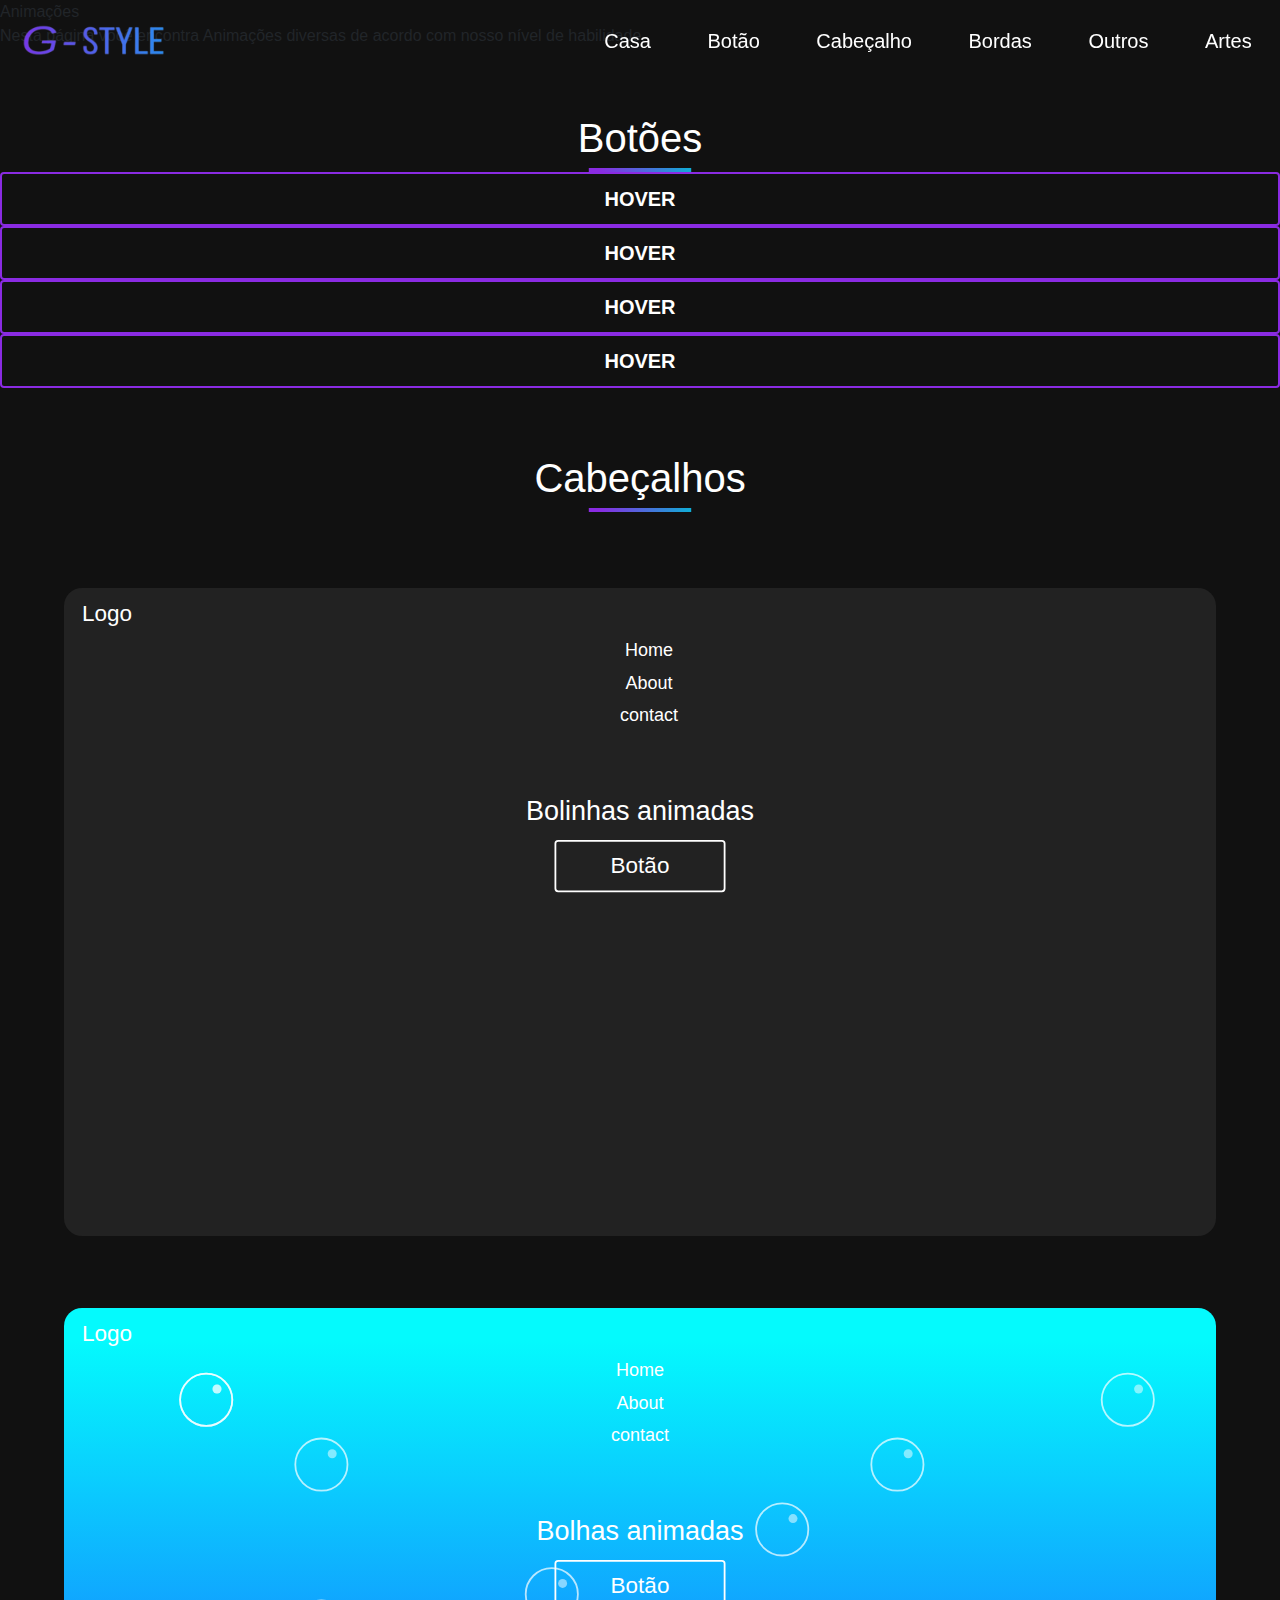
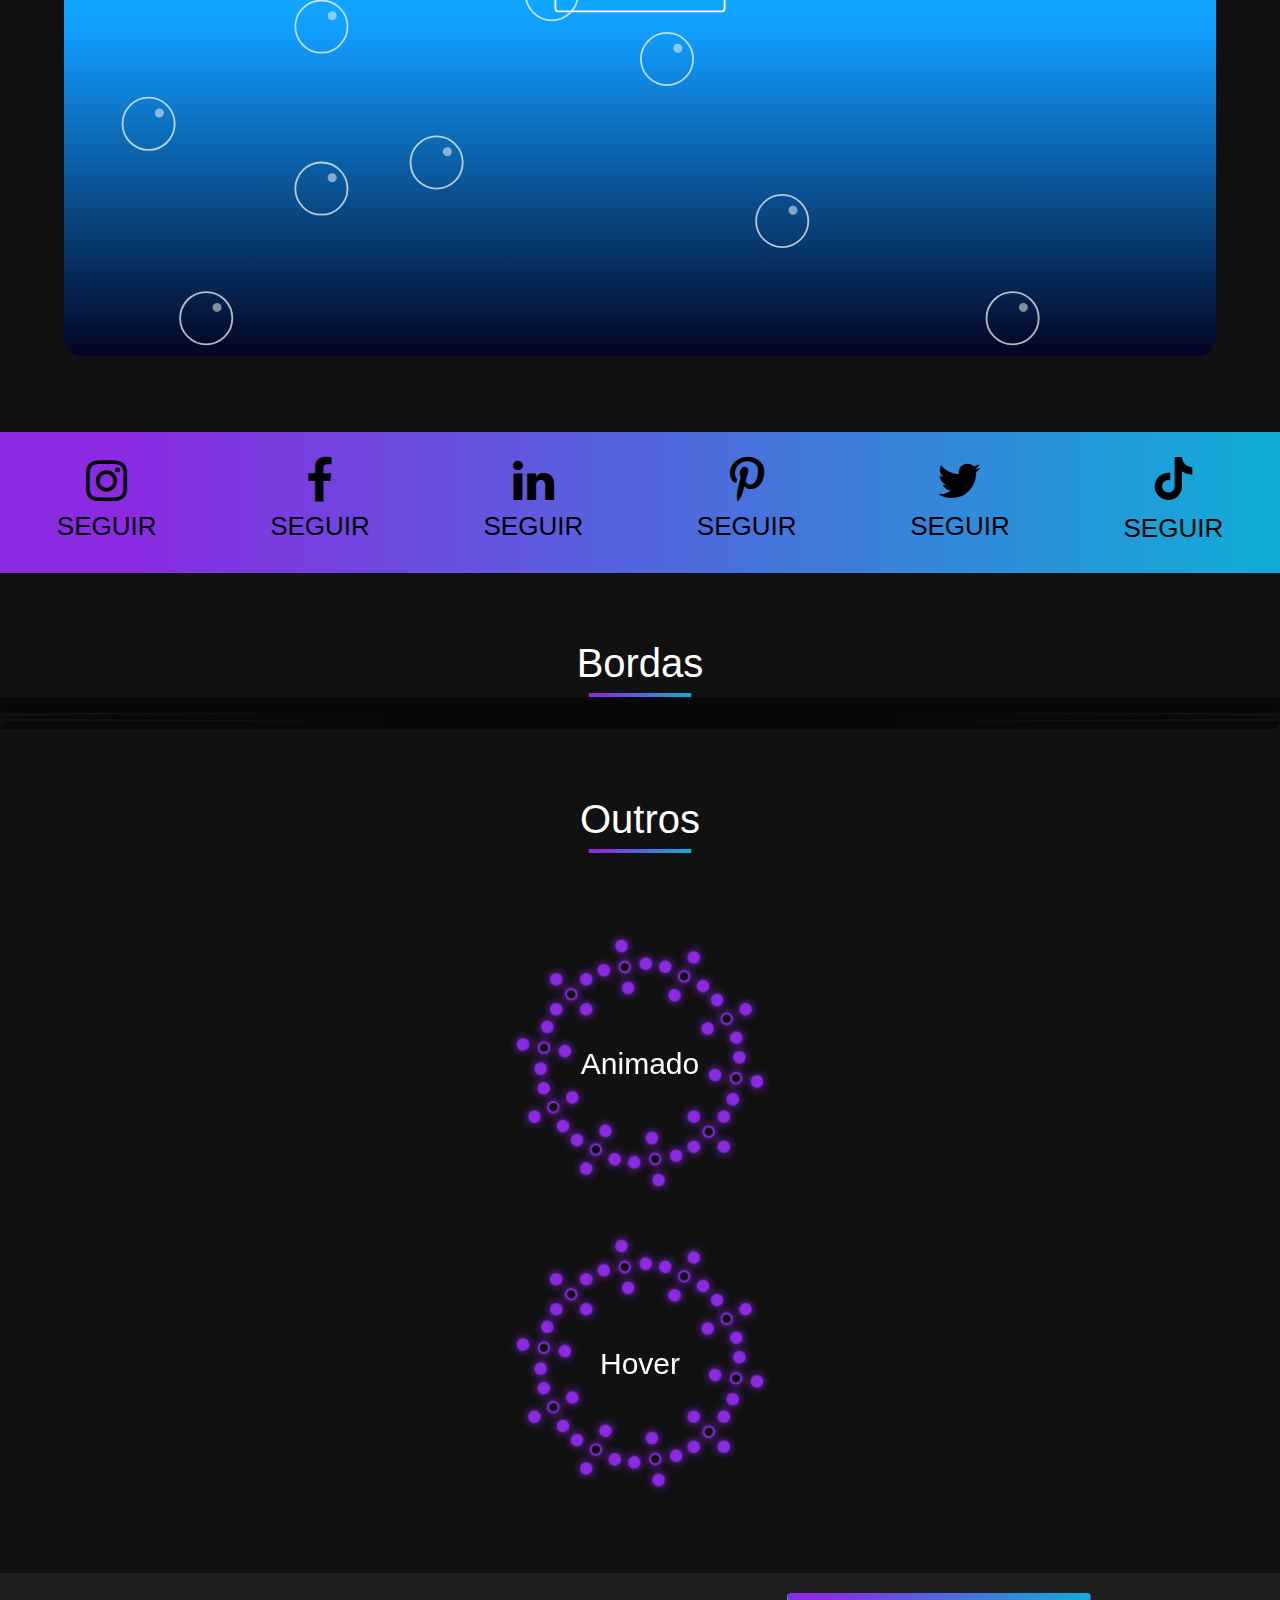
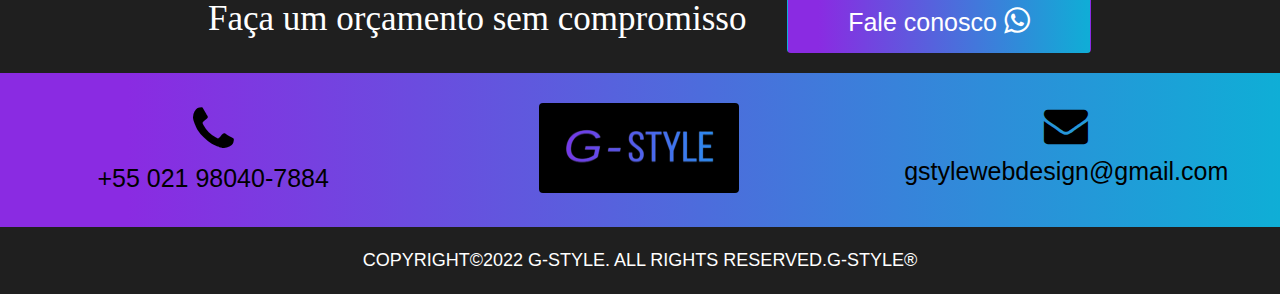
<file: animation.html>
<!DOCTYPE html>

<html lang="pt-BR">

  <head>

    <meta charset="utf-8">

    <meta name="keywords" content="gstylewebdesigner" />

    <meta name="description" content="Empresa de webdesigner" />

    <meta name="author" content="Ítalo Gonçalves Fernandes">

    <meta http-equiv="X-UA-Compatible" content="IE=edge">

    <meta name="viewport" content="width=device-width, initial-scale=1, maximum-scale=1" />

    <title>G-Style designers&reg;</title>

    <link rel="shortcut icon" href="images/backwhite.png" />

    <link rel="preconnect" href="https://fonts.googleapis.com">
    <link rel="preconnect" href="https://fonts.gstatic.com" crossorigin>
    <link href="https://fonts.googleapis.com/css2?family=Patrick+Hand&display=swap" rel="stylesheet">

    <link rel="stylesheet" type="text/css" href="css/font-awesome.min.css" />

    <link rel="stylesheet" type="text/css" href="css/index css/bootstrap.min.css" />

    <link rel="stylesheet" type="text/css" href="css/index css/preloader.css" />

    <link rel="stylesheet" type="text/css" href="css/index css/responsive.css" />

    <link rel="stylesheet" type="text/css" href="css/index css/style.css" />

    <link rel="stylesheet" type="text/css" href="css/index css/nav.css" />

    <link rel="stylesheet" type="text/css" href="css/animationpage css/btn.css" />

    <link rel="stylesheet" type="text/css" href="css/animationpage css/headers.css" />

    <link rel="stylesheet" type="text/css" href="css/index css/social.css" />

    <link rel="stylesheet" type="text/css" href="css/animationpage css/borders.css" />

    <link rel="stylesheet" type="text/css" href="css/animationpage css/others.css" />

    <link rel="stylesheet" type="text/css" href="css/index css/footer.css" />

  </head>

  <body>

    <div id="preloader">
      <div class="inner">
        <div class="center">
          <div class="ring"></div>
          <span><img src="images/logo.png" class="img-preloader"></span>                    
       </div>
      </div>
    </div>

    <input type="checkbox" id="check">
    <label onclick="animar()" id="container-burger" for="check" class="nav">
      <span class="burger"></span>
      <span class="burger"></span>
      <span class="burger"></span>
    </label>

    <div class="container-logo">
      <img src="images/logoempresaofc.png">
    </div>

    <div class="menu">
      <div ></div>
      <div class="content">
        <a href="index.html" class="text">Casa</a>
      </div>
      <div class="content">
        <a href="#button" class="text">Botão</a>
      </div>
      <div class="content">
        <a href="#back" class="text">Cabeçalho</a>
      </div>
      <div class="content">
        <a href="#borders" class="text">Bordas</a>
      </div>
      <div class="content">
        <a href="#others" class="text">Outros</a>
      </div>
      <div class="content">
        <a href="desingers.html" class="text">Artes</a>
      </div>
    </div>

    <div class="container-info-header-a">
      <div class="title">Animações</div>
      <div class="text">Nesta página você encontra Animações diversas de acordo com nosso nível de habilidade.</div>
    </div>

    <div class="header-animation">
      <div class="box">
        <h2></h2>
      </div>
      <div class="box2">
        <h2></h2>
      </div>
      <div class="box3">
        <h2></h2>
      </div>
      <div class="box4">
        <h2></h2>
      </div>
      <div class="box5">
        <h2></h2>
      </div>
      <div class="box6">
        <h2></h2>
      </div>
      <div class="box7">
        <h2></h2>
      </div>
      <div class="box8">
        <h2 id="about"></h2>
      </div>
    </div>

    <div class="container-btn">
      <div class="title" id="button">Botões</div>
      <div class="bar"></div>
      <div class="content-btn">
        <a href="#" class="btn btn1">hover</a>
        <a href="#" class="btn btn2">hover</a>
        <a href="#" class="btn btn3">hover</a>
        <a href="#" class="btn btn4">hover</a>
      </div>
    </div>

    <div class="container-headers">
      <div class="title" id="back">Cabeçalhos</div>
      <div class="bar"></div>
      <div class="content-headers">
          <div class="bubbles">
            <div class="menu-anime">
              <div class="logo">Logo</div>
              <div class="info">Home</div>
              <div class="info">About</div>
              <div class="info">contact</div>
            </div>
            <div class="main">Bolinhas animadas<br><a href="#" class="btn">Botão</a></div>
            <span style="--i:11"></span>
            <span style="--i:12"></span>
            <span style="--i:24"></span>
            <span style="--i:10"></span>
            <span style="--i:14"></span>
            <span style="--i:23"></span>
            <span style="--i:18"></span>
            <span style="--i:16"></span>
            <span style="--i:19"></span>
            <span style="--i:20"></span>
            <span style="--i:22"></span>
            <span style="--i:25"></span>
            <span style="--i:18"></span>
            <span style="--i:21"></span>
            <span style="--i:15"></span>
            <span style="--i:13"></span>
            <span style="--i:26"></span>
            <span style="--i:17"></span>
            <span style="--i:13"></span>
            <span style="--i:28"></span>
            <span style="--i:11"></span>
            <span style="--i:12"></span>
            <span style="--i:24"></span>
            <span style="--i:10"></span>
            <span style="--i:14"></span>
            <span style="--i:23"></span>
            <span style="--i:18"></span>
            <span style="--i:16"></span>
            <span style="--i:19"></span>
            <span style="--i:20"></span>
            <span style="--i:22"></span>
            <span style="--i:25"></span>
            <span style="--i:18"></span>
            <span style="--i:21"></span>
            <span style="--i:15"></span>
            <span style="--i:13"></span>
            <span style="--i:26"></span>
            <span style="--i:17"></span>
            <span style="--i:13"></span>
            <span style="--i:28"></span>
          </div>
        <div class="container-2">
        <div class="wrapper">
          <div class="menu-anime">
            <div class="logo">Logo</div>
            <div class="info">Home</div>
            <div class="info">About</div>
            <div class="info">contact</div>
          </div>
          <div class="main">Bolhas animadas<br><a href="#" class="btn">Botão</a></div>
          <div class="container-dot"><span class="dot"></span></div>
          <div class="container-dot"><span class="dot"></span></div>
          <div class="container-dot"><span class="dot"></span></div>
          <div class="container-dot"><span class="dot"></span></div>
          <div class="container-dot"><span class="dot"></span></div>
          <div class="container-dot"><span class="dot"></span></div>
          <div class="container-dot"><span class="dot"></span></div>
          <div class="container-dot"><span class="dot"></span></div>
          <div class="container-dot"><span class="dot"></span></div>
          <div class="container-dot"><span class="dot"></span></div>
          <div class="container-dot"><span class="dot"></span></div>
          <div class="container-dot"><span class="dot"></span></div>
          <div class="container-dot"><span class="dot"></span></div>
          <div class="container-dot"><span class="dot"></span></div>
          <div class="container-dot"><span class="dot"></span></div>
        </div>
        </div>
      </div>
    </div>

    <div class="container-social">
      <div class="content">
        <a href="https://www.instagram.com/invites/contact/?i=tp7prv6wkd5n&utm_content=pnlbcd"><i class="fa fa-instagram" aria-hidden="true"></i></a>
        <div class="container-text"><a href="#" class="text">SEGUIR</a></div>
      </div>
      <div class="content">
        <a href="https://www.facebook.com/profile.php?id=100089456100290&mibextid=ZbWKwL"><i class="fa fa-facebook" aria-hidden="true"></i></a>
        <div class="container-text"><a href="#" class="text">SEGUIR</a></div>
      </div>
      <div class="content">
        <a href="#"><i class="fa fa-linkedin" aria-hidden="true"></i></a>
        <div class="container-text"><a href="#" class="text">SEGUIR</a></div>
      </div>
      <div class="content">
        <a href="https://pin.it/4Jxx5Rj"><i class="fa fa-pinterest-p" aria-hidden="true"></i></a>
        <div class="container-text"><a href="#" class="text">SEGUIR</a></div>
      </div>
      <div class="content">
        <a href="https://twitter.com/GSTYLEDESIGN?t=ZcdLrfrbQ1r7_yJizgkSJQ&s=09"><i class="fa fa-twitter" aria-hidden="true"></i></a>
        <div class="container-text"><a href="#" class="text">SEGUIR</a></div>
      </div>
      <div class="content">
        <a href="https://www.tiktok.com/@gstyledesign?_t=8Z4vTQlE8OL&_r=1"><svg xmlns="http://www.w3.org/2000/svg" viewBox="0 0 448 512" class="tiktok"><path d="M448,209.91a210.06,210.06,0,0,1-122.77-39.25V349.38A162.55,162.55,0,1,1,185,188.31V278.2a74.62,74.62,0,1,0,52.23,71.18V0l88,0a121.18,121.18,0,0,0,1.86,22.17h0A122.18,122.18,0,0,0,381,102.39a121.43,121.43,0,0,0,67,20.14Z"/></svg></a>
        <div class="container-text"><a href="#" class="text">SEGUIR</a></div>
      </div>
    </div>

    <div class="container-borders">
      <div class="title" id="borders">Bordas</div>
      <div class="bar"></div>
      <div class="content-borders">
        <div class="content">
          <div class="box-1" >
            <h2></h2>
          </div>
        </div>
        <div class="content">
          <div class="box-2" >
            <h2></h2>
          </div>
        </div>
        <div class="content">
          <div class="box-3" >
            <h2></h2>
          </div>
        </div>
        <div class="content">
          <div class="box-4" >
            <h2></h2>
          </div>
        </div>
      </div>
    </div>

    <div class="container-others">
      <div class="title" id="others">Outros</div>
      <div class="bar"></div>
      <div class="content-others">
        <div class="content">
          <div class="description-1">Animado</div>
          <div class="loader-1">
            <span style="--i:1;"></span>
            <span style="--i:2;"></span>
            <span style="--i:3;"></span>
            <span style="--i:4;"></span>
            <span style="--i:5;"></span>
            <span style="--i:6;"></span>
            <span style="--i:7;"></span>
            <span style="--i:8;"></span>
            <span style="--i:9;"></span>
            <span style="--i:10;"></span>
          </div>
        </div>
        <div class="content">
          <div class="description-2">Hover</div>
          <div class="loader-2">
            <span style="--i:1;"></span>
            <span style="--i:2;"></span>
            <span style="--i:3;"></span>
            <span style="--i:4;"></span>
            <span style="--i:5;"></span>
            <span style="--i:6;"></span>
            <span style="--i:7;"></span>
            <span style="--i:8;"></span>
            <span style="--i:9;"></span>
            <span style="--i:10;"></span>
          </div>
        </div>
      </div>
    </div>

    <div class="container-orca">
      <div></div>
      <div class="content">
        <div class="text">Faça um orçamento sem compromisso</div>
      </div>
      <div class="content">
        <a href="https://wa.me/5521980407884" class="btn">Fale conosco <i class="fa fa-whatsapp" aria-hidden="true"></i></a>
      </div>
      <div></div>
    </div>
    <div class="container-orca-mobal">
      <div class="content">
        <div class="text">Faça um orçamento sem compromisso.</div>
      </div>
      <div class="content">
        <a href="https://wa.me/5521980407884" class="btn">Fale conosco <i class="fa fa-whatsapp" aria-hidden="true"></i></a>
      </div>
    </div>
    <div class="container-footer">
      <div class="content">
        <i class="fa fa-phone" aria-hidden="true"></i>
        <div class="text">+55 021 98040-7884</div>
      </div>
      <div class="content">
        <img src="images/logoempresanblackofc.png" width="200px" height="90px" class="imglogofooter">
      </div>
      <div class="content">
        <i class="fa fa-envelope" aria-hidden="true"></i>
        <div class="text">gstylewebdesign@gmail.com</div>
      </div>
    </div>
    <div class="copy">COPYRIGHT©2022 G-STYLE. ALL RIGHTS RESERVED.G-STYLE®</div>

    <script type="text/javascript" src="js/jquerynav.js"></script>

    <script type="text/javascript" src="js/materialize.js"></script>

    <script type="text/javascript" src="js/jquery.min.js"></script>
    
    <script type="text/javascript" src="js/popper.min.js"></script>

    <script type="text/javascript" src="js/bootstrap.min.js"></script>

    <script type="text/javascript" src="js/preloader.js"></script>

    <script type="text/javascript" src="https://s3-us-west-2.amazonaws.com/s.cdpn.io/499416/TweenLite.min.js"></script>

    <script type="text/javascript" src="https://s3-us-west-2.amazonaws.com/s.cdpn.io/499416/EasePack.min.js"></script>

    <script type="text/javascript" src="https://s3-us-west-2.amazonaws.com/s.cdpn.io/499416/demo.js"></script>

    <script type="text/javascript" src="js/script.js"></script>

    <script>
        jQuery(function($){
          var $navbar = $('.menu');
            $(window).scroll(function(event){
              var $current = $(this).scrollTop();
            if( $current > 50 ){
               $navbar.addClass('navbar-color');
            } else{
               $navbar.removeClass('navbar-color');
                }
            });
        });
    </script>
  </body>

</html>
</file>
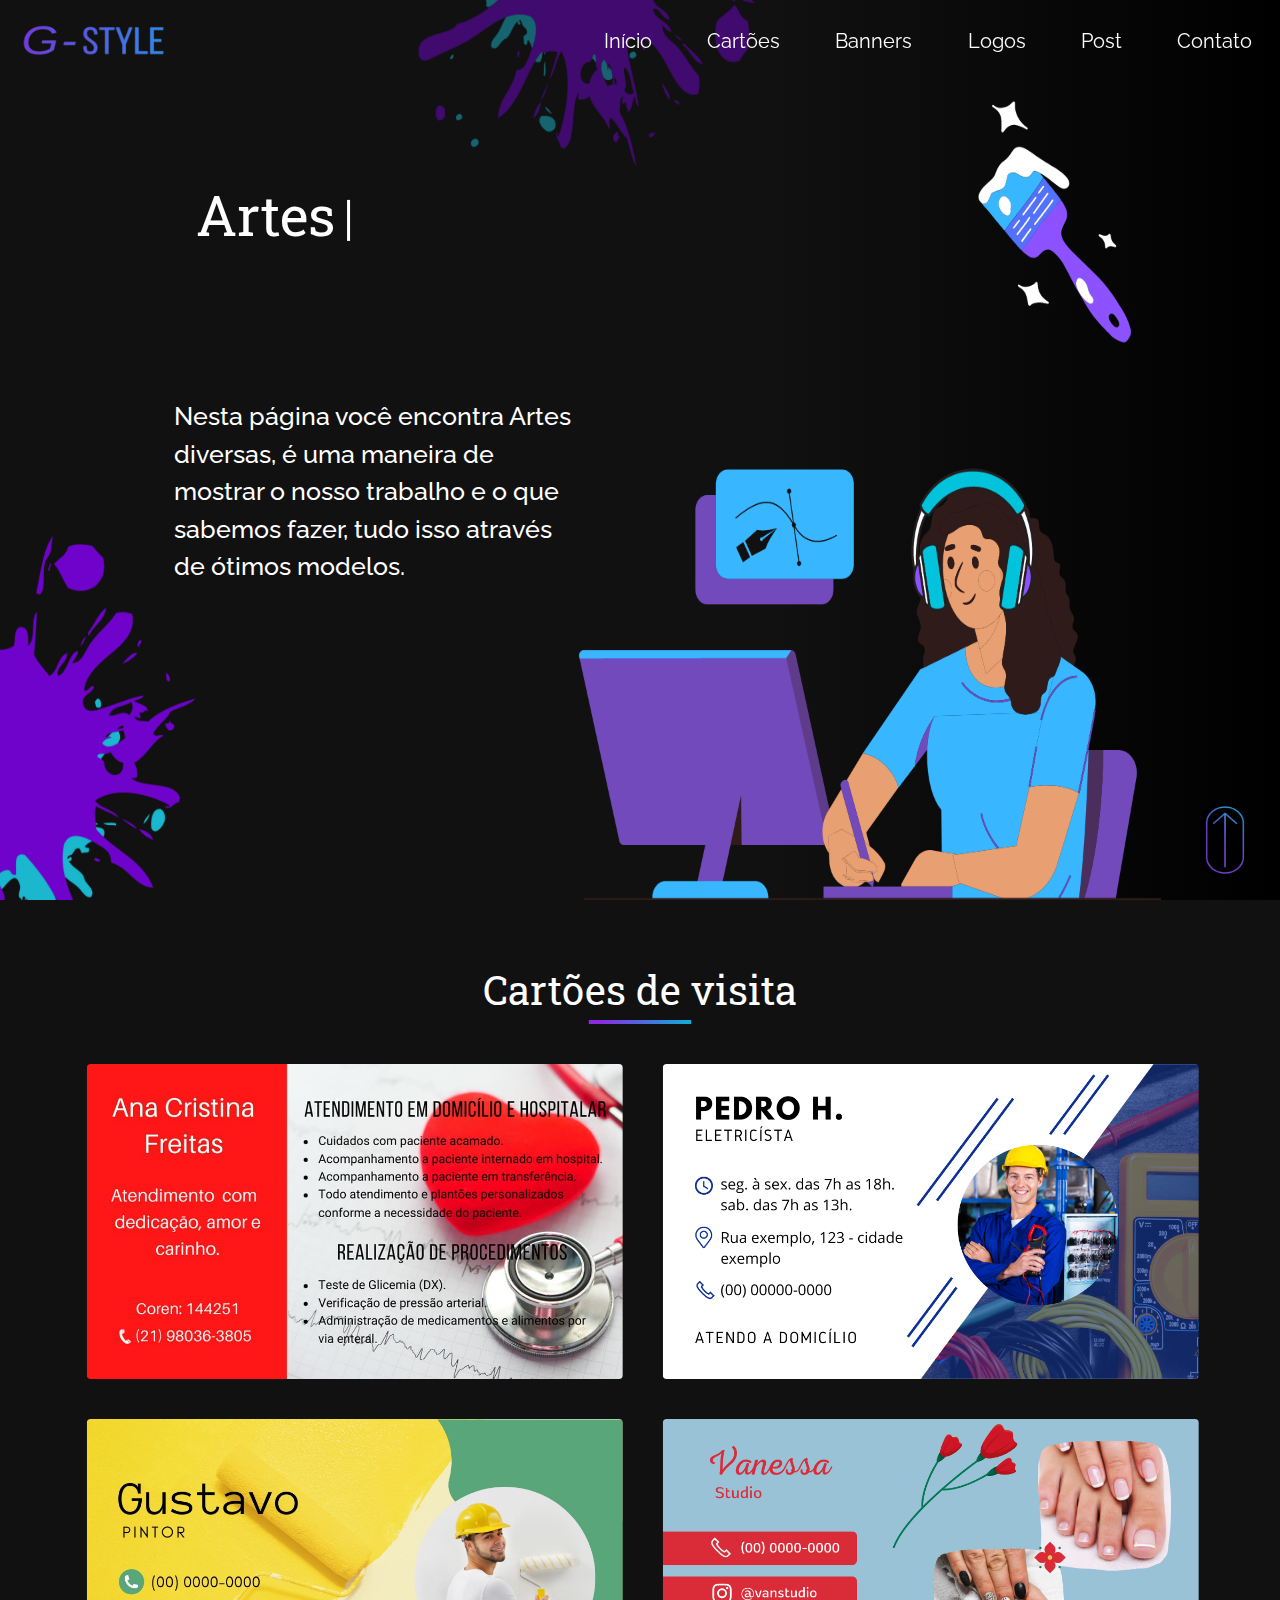
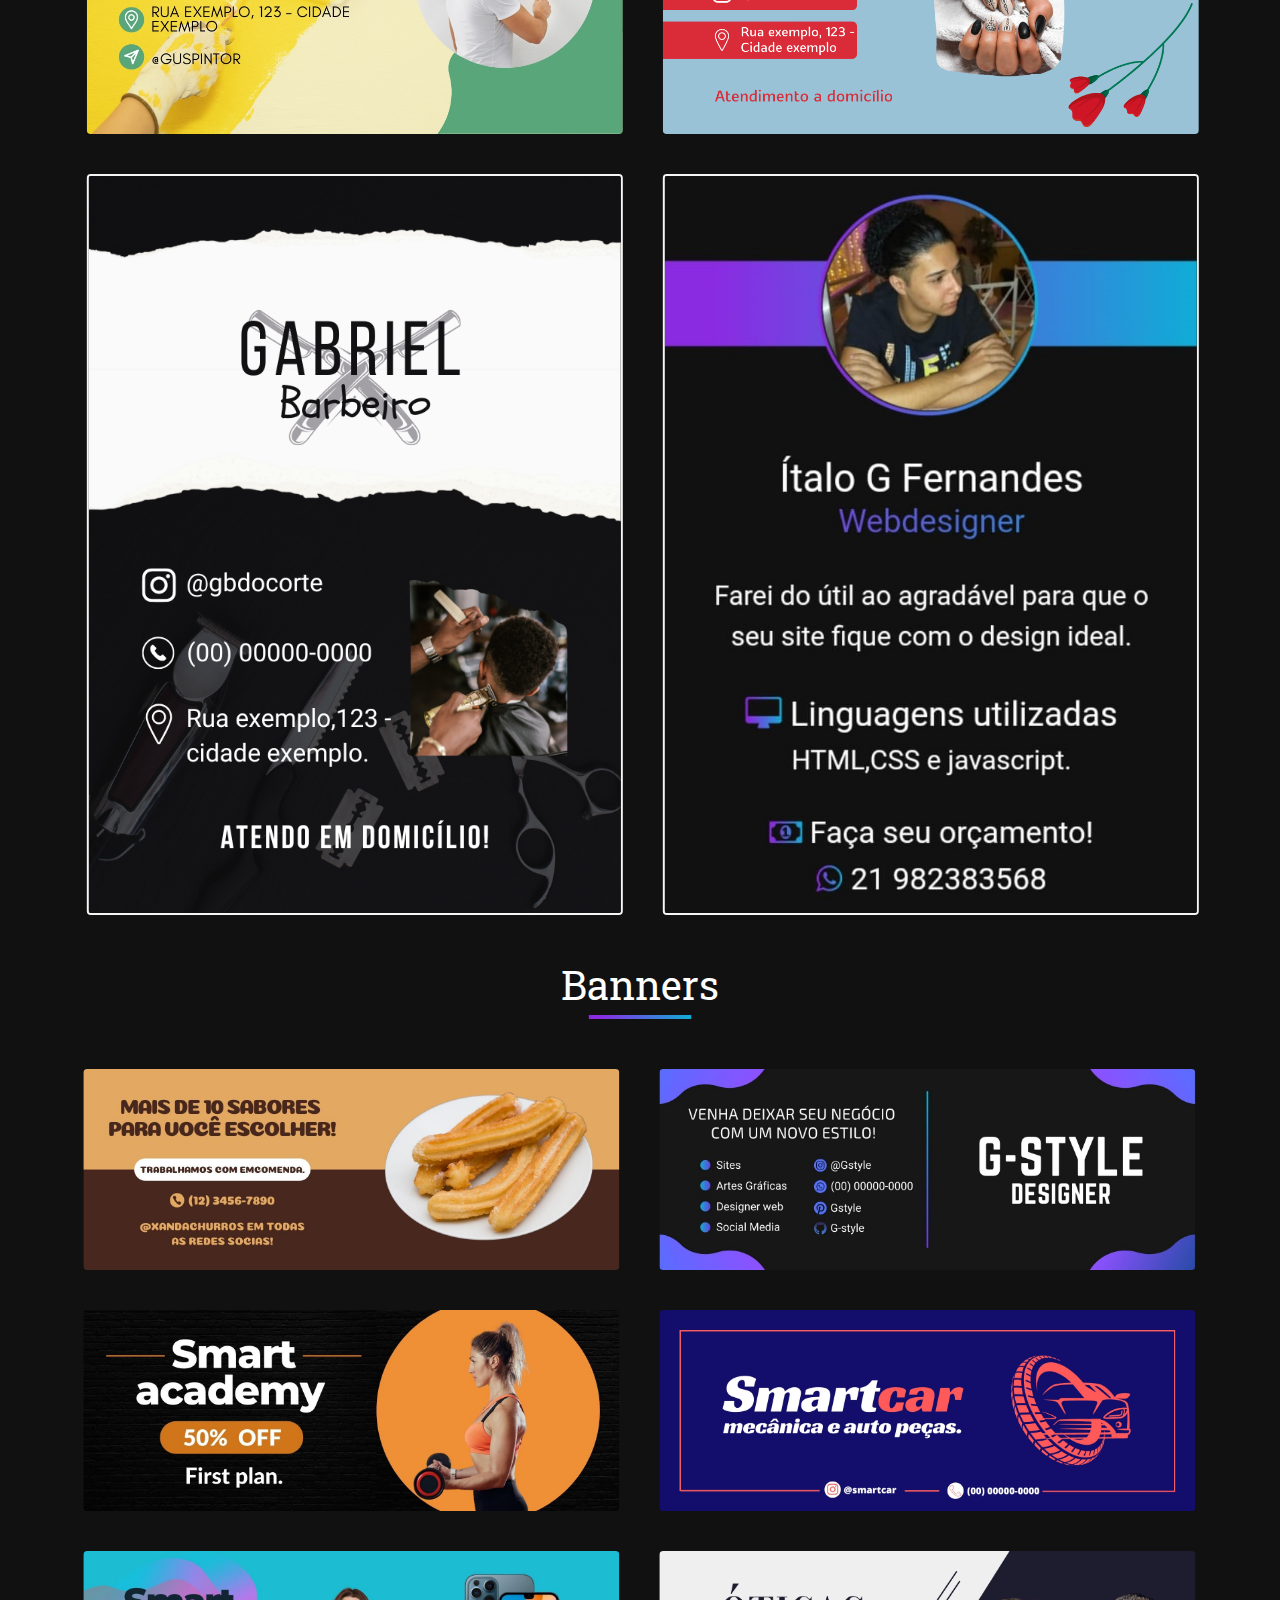
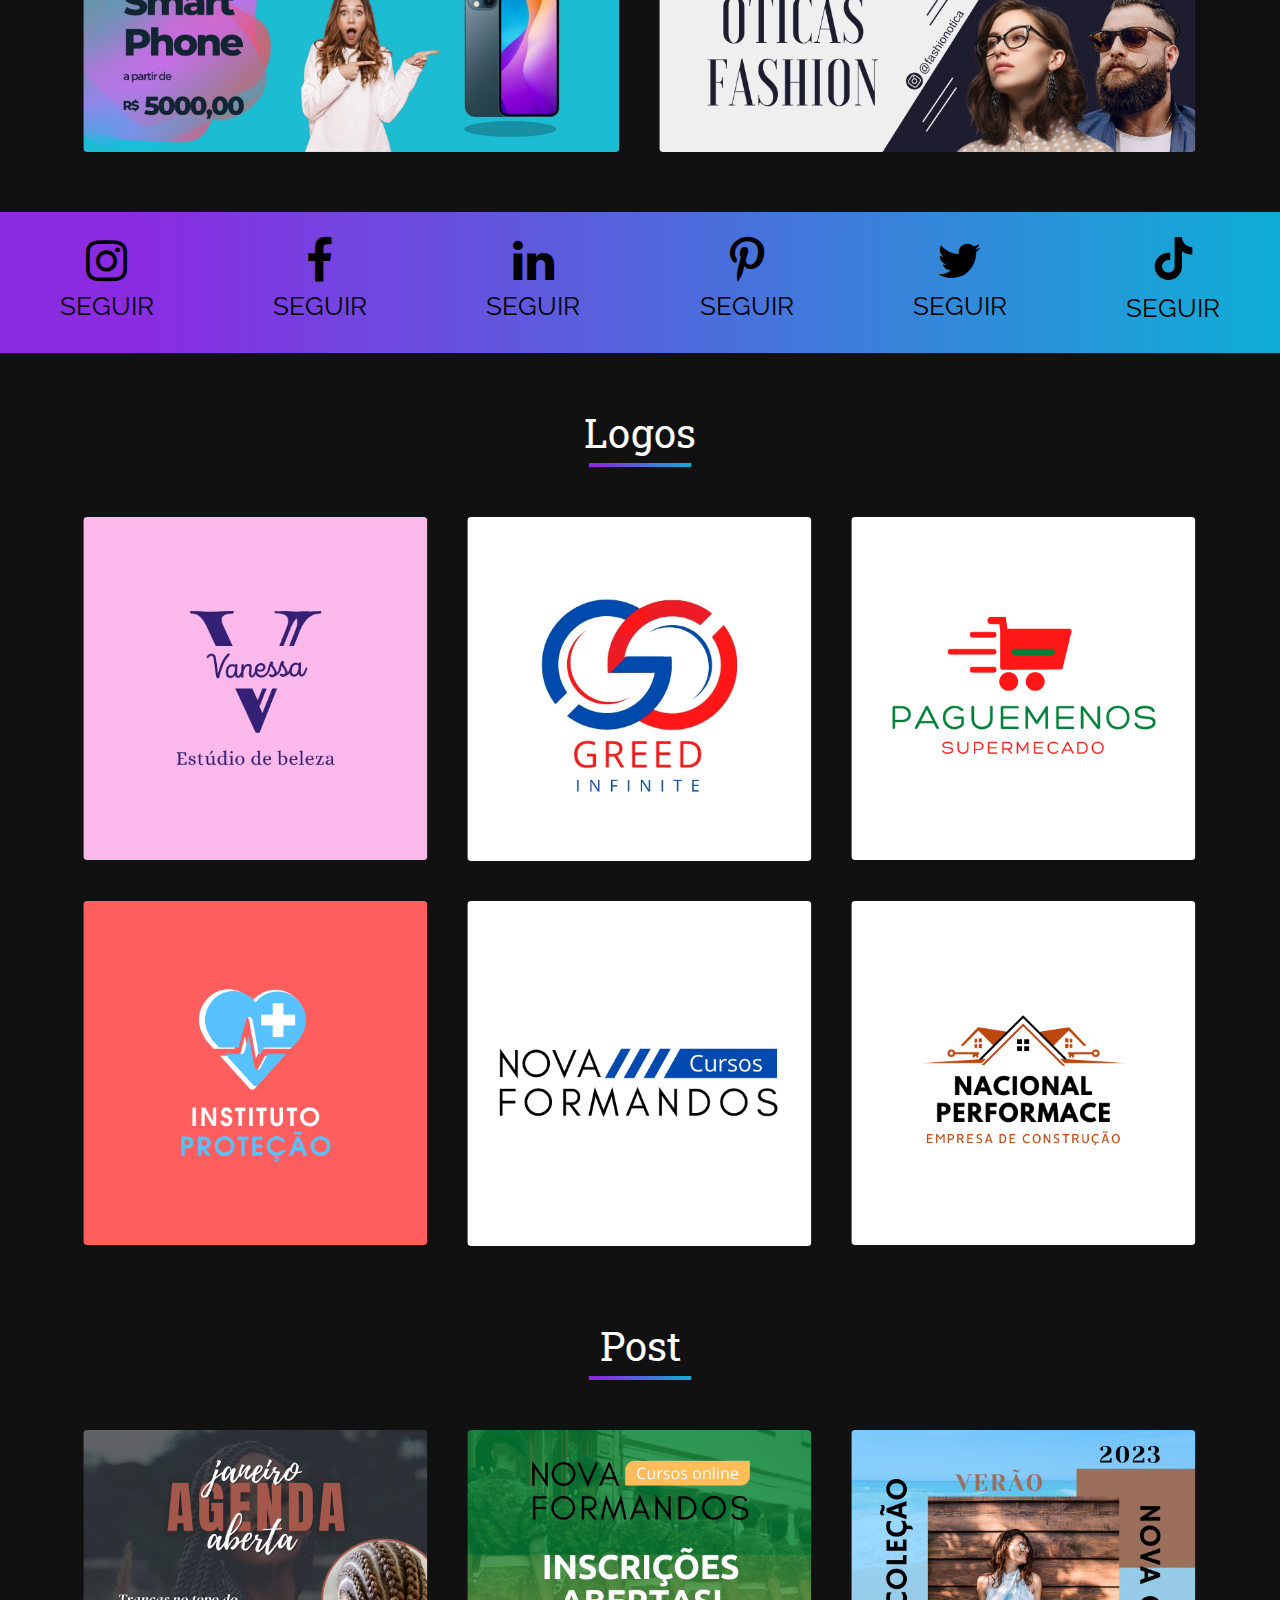
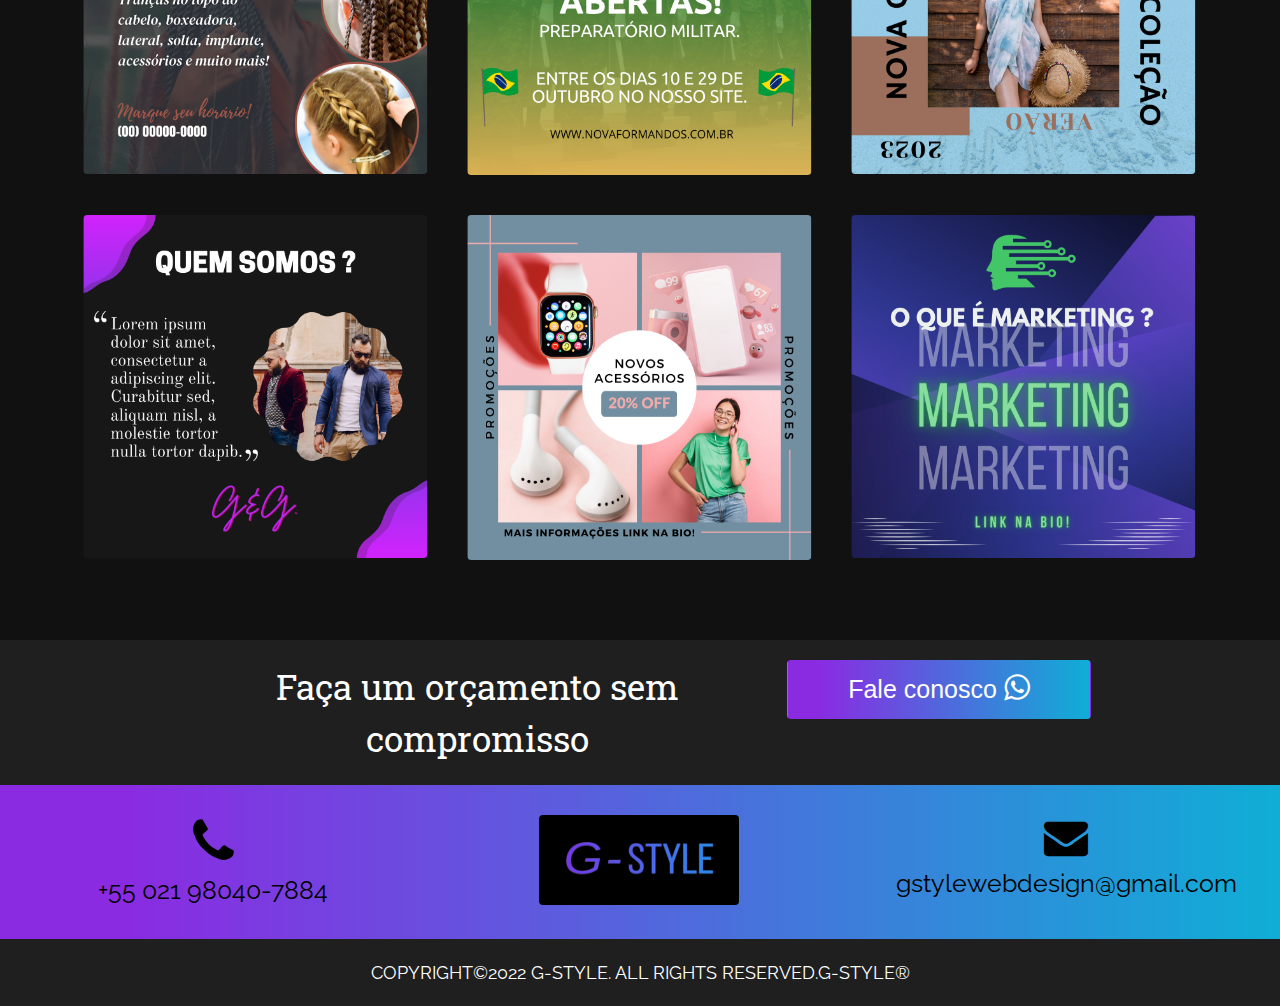
<file: desingers.html>
<!DOCTYPE html>

<html lang="pt-BR">

  <head>

    <meta charset="utf-8">

    <meta name="keywords" content="italowebdesigner" />

    <meta name="description" content="Ótimos sites por ótimos preços" />

    <meta name="author" content="Ítalo Gonçalves Fernandes">

    <meta http-equiv="X-UA-Compatible" content="IE=edge">

    <meta name="viewport" content="width=device-width, initial-scale=1, maximum-scale=1" />

    <title>G-Style designers&reg;</title>

    <link rel="shortcut icon" href="images/backwhite.png" />

    <link rel="preconnect" href="https://fonts.googleapis.com">
    <link rel="preconnect" href="https://fonts.gstatic.com" crossorigin>
    <link href="https://fonts.googleapis.com/css2?family=Raleway&family=Roboto+Slab&display=swap" rel="stylesheet">

    <link rel="stylesheet" type="text/css" href="css/font-awesome.min.css" />

    <link rel="stylesheet" type="text/css" href="css/index css/bootstrap.min.css" />

    <link rel="stylesheet" type="text/css" href="css/index css/preloader.css" />

    <link rel="stylesheet" type="text/css" href="css/index css/responsive.css" />

    <link rel="stylesheet" type="text/css" href="css/index css/style.css" />

    <link rel="stylesheet" type="text/css" href="css/index css/nav.css" />

    <link rel="stylesheet" type="text/css" href="css/index css/social.css" />

    <link rel="stylesheet" type="text/css" href="css/designers css/card.css" />

    <link rel="stylesheet" type="text/css" href="css/designers css/banner.css" />

    <link rel="stylesheet" type="text/css" href="css/designers css/logo.css" />

    <link rel="stylesheet" type="text/css" href="css/designers css/post.css" />

    <link rel="stylesheet" type="text/css" href="css/index css/footer.css" />

  </head>

  <body>

    <div id="preloader">
      <div class="inner">
       <div class="center">
        <div class="ring"></div>
        <span><img src="images/logo.png" class="img-preloader"></span>                    
     </div>
      </div>
    </div>
    <div class="container-top">
      <a href="#"><img src="images/top.png"></a>
    </div>
    <input type="checkbox" id="check">
    <label onclick="animar()" id="container-burger" for="check" class="nav">
      <span class="burger"></span>
      <span class="burger"></span>
      <span class="burger"></span>
    </label>
    <div class="container-logo">
      <img src="images/logoempresaofc.png">
    </div>
    <div class="menu">
      <div ></div>
      <div class="content">
        <a href="index.html" class="text">Início</a>
      </div>
      <div class="content">
        <a href="#cartao" class="text">Cartões</a>
      </div>
      <div class="content">
        <a href="#banner" class="text">Banners</a>
      </div>
      <div class="content">
        <a href="#logo" class="text">Logos</a>
      </div>
      <div class="content">
        <a href="#post" class="text">Post</a>
      </div>
      <div class="content">
        <a href="#contact" class="text">Contato</a>
      </div>
    </div>
    <div class="container-design">
      <div class="content">
      <div class="static">Artes</div>
      <ul class="dynamic">
        <li><span>Digitais</span></li>
        <li><span>Impressas</span></li>
        <li><span>Digitais</span></li>
        <li><span>Impressas</span></li>
      </ul>
      </div>
    </div>
    <div class="container-info-header-design">
      <div class="text">Nesta página você encontra Artes diversas, é uma maneira de mostrar o nosso trabalho e o que sabemos fazer, tudo isso através de ótimos modelos.</div>
    </div>
    <div class="header-design">
      <img src="images/g-back-design.png" class="img-header">
      <img src="images/g-back-design-1.png" class="img-header-1">
      <img src="images/g-back-design-2.png" class="img-header-2">
      <img src="images/g-back-design-3.png" class="img-header-3">
    </div>

    <div class="container-card" id="cartao">
      <div class="container-title">
        <div class="title">Cartões de visita</div>
        <div class="bar"></div>
      </div>
      <div class="container-content">
        <div class="content">
          <img class="img img-1" src="images/cartao-1.jpeg">
        </div>
        <div class="content">
          <img class="img img-2" src="images/cartao-2.png">
        </div>
        <div class="content">
          <img class="img img-3" src="images/cartao-3.jpg">
        </div>
        <div class="content">
          <img class="img img-4" src="images/cartao-4.png">
        </div>
        <div class="content">
          <img class="img img-5" src="images/cartao-5.png">
        </div>
        <div class="content">
          <img class="img img-6" src="images/cartao-6.jpeg">
        </div>
      </div>
    </div>

    <div class="container-banner" id="banner">
      <div class="container-title">
        <div class="title">Banners</div>
        <div class="bar"></div>
      </div>
      <div class="container-content">
        <div class="content">
          <img class="img img-1" src="images/banner-1.jpg">
        </div>
        <div class="content">
          <img class="img img-2" src="images/banner-2.jpg">
        </div>
        <div class="content">
          <img class="img img-3" src="images/banner-3.jpg">
        </div>
        <div class="content">
          <img class="img img-4" src="images/banner-4.jpg">
        </div>
        <div class="content">
          <img class="img img-5" src="images/banner-5.jpg">
        </div>
        <div class="content">
          <img class="img img-6" src="images/banner-6.jpg">
        </div>
      </div>
    </div>

    <div class="container-social">
      <div class="content">
        <a href="https://www.instagram.com/invites/contact/?i=tp7prv6wkd5n&utm_content=pnlbcd"><i class="fa fa-instagram" aria-hidden="true"></i></a>
        <div class="container-text"><a href="#" class="text">SEGUIR</a></div>
      </div>
      <div class="content">
        <a href="https://www.facebook.com/profile.php?id=100089456100290&mibextid=ZbWKwL"><i class="fa fa-facebook" aria-hidden="true"></i></a>
        <div class="container-text"><a href="#" class="text">SEGUIR</a></div>
      </div>
      <div class="content">
        <a href="#"><i class="fa fa-linkedin" aria-hidden="true"></i></a>
        <div class="container-text"><a href="#" class="text">SEGUIR</a></div>
      </div>
      <div class="content">
        <a href="https://pin.it/4Jxx5Rj"><i class="fa fa-pinterest-p" aria-hidden="true"></i></a>
        <div class="container-text"><a href="#" class="text">SEGUIR</a></div>
      </div>
      <div class="content">
        <a href="https://twitter.com/GSTYLEDESIGN?t=ZcdLrfrbQ1r7_yJizgkSJQ&s=09"><i class="fa fa-twitter" aria-hidden="true"></i></a>
        <div class="container-text"><a href="#" class="text">SEGUIR</a></div>
      </div>
      <div class="content">
        <a href="https://www.tiktok.com/@gstyledesign?_t=8Z4vTQlE8OL&_r=1"><svg xmlns="http://www.w3.org/2000/svg" viewBox="0 0 448 512" class="tiktok"><path d="M448,209.91a210.06,210.06,0,0,1-122.77-39.25V349.38A162.55,162.55,0,1,1,185,188.31V278.2a74.62,74.62,0,1,0,52.23,71.18V0l88,0a121.18,121.18,0,0,0,1.86,22.17h0A122.18,122.18,0,0,0,381,102.39a121.43,121.43,0,0,0,67,20.14Z"/></svg></a>
        <div class="container-text"><a href="#" class="text">SEGUIR</a></div>
      </div>
    </div>

    <div class="container-logo-design" id="logo">
      <div class="container-title">
        <div class="title">Logos</div>
        <div class="bar"></div>
      </div>
      <div class="container-content">
        <div class="content">
          <img class="img img-1" src="images/logo-1.jpg">
        </div>
        <div class="content">
          <img class="img img-2" src="images/logo-2.jpg">
        </div>
        <div class="content">
          <img class="img img-3" src="images/logo-3.png">
        </div>
        <div class="content">
          <img class="img img-4" src="images/logo-4.png">
        </div>
        <div class="content">
          <img class="img img-5" src="images/logo-5.png">
        </div>
        <div class="content">
          <img class="img img-6" src="images/logo-6.png">
        </div>
      </div>
    </div>

    <div class="container-post" id="post">
      <div class="container-title">
        <div class="title">Post</div>
        <div class="bar"></div>
      </div>
      <div class="container-content">
        <div class="content">
          <img class="img img-1" src="images/post-1.png">
        </div>
        <div class="content">
          <img class="img img-2" src="images/post-2.png">
        </div>
        <div class="content">
          <img class="img img-3" src="images/post-3.png">
        </div>
        <div class="content">
          <img class="img img-4" src="images/post-4.png">
        </div>
        <div class="content">
          <img class="img img-5" src="images/post-5.png">
        </div>
        <div class="content">
          <img class="img img-6" src="images/post-6.png">
        </div>
      </div>
    </div>

    <div class="container-orca" id="contact">
      <div></div>
      <div class="content">
        <div class="text">Faça um orçamento sem compromisso</div>
      </div>
      <div class="content">
        <a href="https://wa.me/5521980407884" class="btn">Fale conosco <i class="fa fa-whatsapp" aria-hidden="true"></i></a>
      </div>
      <div></div>
    </div>
    <div class="container-orca-mobal" id="contact">
      <div class="content">
        <div class="text">Faça um orçamento sem compromisso.</div>
      </div>
      <div class="content">
        <a href="https://wa.me/5521980407884" class="btn">Fale conosco <i class="fa fa-whatsapp" aria-hidden="true"></i></a>
      </div>
    </div>
    <div class="container-footer">
      <div class="content">
        <i class="fa fa-phone" aria-hidden="true"></i>
        <div class="text">+55 021 98040-7884</div>
      </div>
      <div class="content">
        <img src="images/logoempresanblackofc.png" width="200px" height="90px" class="imglogofooter">
      </div>
      <div class="content">
        <i class="fa fa-envelope" aria-hidden="true"></i>
        <div class="text">gstylewebdesign@gmail.com</div>
      </div>
    </div>
    <div class="copy">COPYRIGHT©2022 G-STYLE. ALL RIGHTS RESERVED.G-STYLE®</div>

    <script type="text/javascript" src="js/jquerynav.js"></script>

    <script type="text/javascript" src="js/materialize.js"></script>

    <script type="text/javascript" src="js/jquery.min.js"></script>
    
    <script type="text/javascript" src="js/popper.min.js"></script>

    <script type="text/javascript" src="js/bootstrap.min.js"></script>

    <script type="text/javascript" src="js/preloader.js"></script>

    <script type="text/javascript" src="js/script.js"></script>

    <script>
        jQuery(function($){
          var $navbar = $('.menu');
            $(window).scroll(function(event){
              var $current = $(this).scrollTop();
            if( $current > 50 ){
               $navbar.addClass('navbar-color');
            } else{
               $navbar.removeClass('navbar-color');
                }
            });
        });
    </script>

  </body>

</html>
</file>
<file: css/index css/preloader.css>
/* ini: Preloader */
 
  #preloader {
    position:fixed;
    top:0;
    left:0;
    right:0;
    bottom:0;
    background-color: rgb(17, 17, 17); /* cor do background que vai ocupar o body */
    z-index:999; /* z-index para jogar para frente e sobrepor tudo */
}
#preloader .inner {
    position: absolute;
    top: 50%; /* centralizar a parte interna do preload (onde fica a animação)*/
    left: 50%;
    transform: translate(-50%, -50%);  
}

.center{
  display: flex;
  text-align: center;
  justify-content: center;
  align-items: center;
  min-height: 100vh;
  background: rgb(17, 17, 17);
}
.ring{
  position: absolute;
  width: 120px;
  height: 120px;
  border-radius: 50%;
  animation: ring 2s linear infinite;
  transition: 1s;

}
@keyframes ring {
  0%{
      transform: rotate(0deg);
      box-shadow: 0px 2px 0px blueviolet;
      transition: 1s;
  }
  50%{
      transform: rotate(180deg);
      box-shadow: 0px 2px 0px rgb(38, 54, 143);
      transition: 1s;
  }
  100%{
      transform: rotate(360deg);
      box-shadow: 0px 2px 0px rgb(38, 164, 214);
      transition: 1s;
  }
}
.ring::before{
  position: absolute;
  content: '';
  left: 0;
  top: 0;
  height: 100%;
  width: 100%;
  border-radius: 50%;
  box-shadow: 0 0 5px rgba(255, 255, 255, .3);
}
.center span{
  font-size: 70px;
  font-weight: 500;
  font-family: 'Courier New', Courier, monospace;
  line-height: 200px;
  background: -webkit-linear-gradient(left, rgb(138, 43, 226) 10%, rgb(15, 174, 214) 100%);  
  background: -webkit-linear-gradient(to right, rgb(138, 43, 226), rgb(15, 174, 214) 100% ); 
  background-clip: text;
  -webkit-background-clip: text;
  color: transparent;
  opacity: 70%;
}
.center span .img-preloader{
  width: 100px;
  height: 100px;
  margin-bottom: 7px;
  margin-right: 2px;
}
</file>
<file: css/index css/responsive.css>
/* nav */
@media screen and (min-height:465px) {
    .menu .content{
        margin: 0px;
    }
}
@media screen and (max-height:464px) and (min-height:330px) {
    .menu .content{
        margin: 20px 0 20px 0;
    }
}
@media screen and (max-height:329px) and (min-height:280px) {
    .menu .content{
        margin: 30px 0 20px 0;
    }
}
@media screen and (max-height:279px) and (min-height:200px) {
    .menu .content{
        margin: 40px 0 20px 0;
    }
}
@media screen and (min-height:565px) {
    .header{
        height: 100vh;
    }
}
@media screen and (max-height:564px) and (min-height:490px) {
    .header{
        height: 140vh;
    }
}
@media screen and (max-height:489px) and (min-height:430px) {
    .header{
        height: 140vh;
    }
}
@media screen and (max-height:429px) and (min-height:340px) {
    .header{
        height: 180vh;
    }
}
@media screen and (max-height:339px) and (min-height:280px) {
    .header{
        height: 220vh;
    }
}
@media screen and (max-height:279px) and (min-height:240px) {
    .header{
        height: 260vh;
    }
}
@media screen and (max-height:239px) and (min-height:200px) {
    .header{
        height: 300vh;
    }
}
@media screen and (min-height:500px) {
    .header-design{
        height: 100vh;
    }
}
@media screen and (max-height:499px) and (min-height:450px) {
    .header-design{
        height: 140vh;
    }
}
@media screen and (max-height:449px) and (min-height:300px) {
    .header-design{
        height: 180vh;
    }
}
@media screen and (max-height:299px) and (min-height:200px) {
    .header-design{
        height: 210vh;
    }
}
@media screen and (min-width:1070px) {
    #container-burger{
        display: none;
    }
    .menu{
        grid-template-columns: 45% auto auto auto auto auto auto;
        width: 100%;
        height: auto;
    }
    .menu .content{
        padding: 26px 0px;
    }
    .menu .text{
        padding: 5px 0px;
    }
    .container-logo{
        width: 30%;
    }
    .menu .text::after{
        content: " ";
        width: 0%;
        height: 4px;
        background: -webkit-linear-gradient(left, rgb(138, 43, 226) 10%, rgb(15, 174, 214) 100%);  
        background: -webkit-linear-gradient(to right, rgb(138, 43, 226), rgb(15, 174, 214) 100% ); 
        position: absolute;
        bottom: 0;
        left: 0;
        transition: .5s;
        border-radius: 1px;
    }
    .menu .text:hover::after{
        width: 102%;
        border-radius: 1px;
        transition: .5s;
    }
}
@media screen and (max-width:1069px) and (min-width:830px) {
    .container-logo{
        background-color: rgb(34, 34, 34);
        width: 100%;
    }
    #container-burger{
        display: block;
    }
    .menu{
        width: 30%;
        height: 100vh;
        grid-template-columns: 100%;
        grid-template-rows: 16% auto auto auto auto auto;
        position: fixed;
        transform: translate(-105%, 1.2%);
        background-color: rgb(34, 34, 34);
        transition: .5s ease-in-out;
        z-index: 299;
        overflow-y: scroll;
    }
    .menu .content{
        padding: 0px;
    }
    .menu .content .text{
        color: white;
        padding: 10px 60px;
    }
    .menu .text:hover{
        background-color: rgba(255, 255, 255, 0.5);
        border-radius: 4px;
        transition: .5s;
    }
    input[type="checkbox"]:checked ~ .menu {
        transform: translate(0% , 1.2%);
        transition: .5s ease-in-out;
    }
    .menu .text::after{
        content: " ";
        width: 100%;
        height: 4px;
        transform: scaleX(50%);
        background: -webkit-linear-gradient(left, rgb(138, 43, 226) 10%, rgb(15, 174, 214) 100%);  
        background: -webkit-linear-gradient(to right, rgb(138, 43, 226), rgb(15, 174, 214) 100% ); 
        position: absolute;
        bottom: 0;
        left: 0;
        border-radius: 1px;
    }
}
@media screen and (max-width:829px) and (min-width:550px) {
    .container-logo{
        background-color: rgb(34, 34, 34);
        width: 100%;
    }
    #container-burger{
        display: block;
    }
    .menu{
        width: 42%;
        height: 100vh;
        grid-template-columns: 100%;
        grid-template-rows: 16% auto auto auto auto auto;
        position: fixed;
        transform: translate(-105%, 1.2%);
        background-color: rgb(34, 34, 34);
        transition: .5s ease-in-out;
        z-index: 299;
        overflow-y: scroll;
    }
    .menu .content{
        padding: 0px;
    }
    .menu .content .text{
        color: white;
        padding: 10px 60px;
    }
    .menu .text:hover{
        background-color: rgba(255, 255, 255, 0.5);
        border-radius: 4px;
        transition: .5s;
    }
    input[type="checkbox"]:checked ~ .menu {
        transform: translate(0% , 1.2%);
        transition: .5s ease-in-out;
    }
    .menu .text::after{
        content: " ";
        width: 100%;
        height: 4px;
        transform: scaleX(50%);
        background: -webkit-linear-gradient(left, rgb(138, 43, 226) 10%, rgb(15, 174, 214) 100%);  
        background: -webkit-linear-gradient(to right, rgb(138, 43, 226), rgb(15, 174, 214) 100% ); 
        position: absolute;
        bottom: 0;
        left: 0;
        border-radius: 1px;
    }
}
@media screen and (max-width:549px) and (min-width:430px) {
    .container-logo{
        background-color: rgb(34, 34, 34);
        width: 100%;
    }
    #container-burger{
        display: block;
    }
    .menu{
        width: 52%;
        height: 100vh;
        grid-template-columns: 100%;
        grid-template-rows: 16% auto auto auto auto auto;
        position: fixed;
        transform: translate(-105%, 1.2%);
        background-color: rgb(34, 34, 34);
        transition: .5s ease-in-out;
        z-index: 299;
        overflow-y: scroll;
    }
    .menu .content{
        padding: 0px;
    }
    .menu .content .text{
        color: white;
        padding: 10px 60px;
    }
    .menu .text:hover{
        background-color: rgba(255, 255, 255, 0.5);
        border-radius: 4px;
        transition: .5s;
    }
    input[type="checkbox"]:checked ~ .menu {
        transform: translate(0% , 1.2%);
        transition: .5s ease-in-out;
    }
    .menu .text::after{
        content: " ";
        width: 100%;
        height: 4px;
        transform: scaleX(50%);
        background: -webkit-linear-gradient(left, rgb(138, 43, 226) 10%, rgb(15, 174, 214) 100%);  
        background: -webkit-linear-gradient(to right, rgb(138, 43, 226), rgb(15, 174, 214) 100% ); 
        position: absolute;
        bottom: 0;
        left: 0;
        border-radius: 1px;
    }
}
@media screen and (max-width:429px) and (min-width:375px) {
    .container-logo{
        background-color: rgb(34, 34, 34);
        width: 100%;
    }
    #container-burger{
        display: block;
    }
    .menu{
        width: 62%;
        height: 100vh;
        grid-template-columns: 100%;
        grid-template-rows: 16% auto auto auto auto auto;
        position: fixed;
        transform: translate(-105%, 1.2%);
        background-color: rgb(34, 34, 34);
        transition: .5s ease-in-out;
        z-index: 299;
        overflow-y: scroll;
    }
    .menu .content{
        padding: 0px;
    }
    .menu .content .text{
        color: white;
        padding: 10px 60px;
    }
    .menu .text:hover{
        background-color: rgba(255, 255, 255, 0.5);
        border-radius: 4px;
        transition: .5s;
    }
    input[type="checkbox"]:checked ~ .menu {
        transform: translate(0% , 1.2%);
        transition: .5s ease-in-out;
    }
    .menu .text::after{
        content: " ";
        width: 100%;
        height: 4px;
        transform: scaleX(50%);
        background: -webkit-linear-gradient(left, rgb(138, 43, 226) 10%, rgb(15, 174, 214) 100%);  
        background: -webkit-linear-gradient(to right, rgb(138, 43, 226), rgb(15, 174, 214) 100% ); 
        position: absolute;
        bottom: 0;
        left: 0;
        border-radius: 1px;
    }
}
@media screen and (max-width:374px) and (min-width:300px) {
    .container-logo{
        background-color: rgb(34, 34, 34);
        width: 100%;
    }
    #container-burger{
        display: block;
    }
    .menu{
        width: 72%;
        height: 100vh;
        grid-template-columns: 100%;
        grid-template-rows: 16% auto auto auto auto auto;
        position: fixed;
        transform: translate(-105%, 1.2%);
        background-color: rgb(34, 34, 34);
        transition: .5s ease-in-out;
        z-index: 299;
        overflow-y: scroll;
    }
    .menu .content{
        padding: 0px;
    }
    .menu .content .text{
        color: white;
        padding: 10px 60px;
    }
    .menu .text:hover{
        background-color: rgba(255, 255, 255, 0.5);
        border-radius: 4px;
        transition: .5s;
    }
    input[type="checkbox"]:checked ~ .menu {
        transform: translate(0% , 1.2%);
        transition: .5s ease-in-out;
    }
    .menu .text::after{
        content: " ";
        width: 100%;
        height: 4px;
        transform: scaleX(50%);
        background: -webkit-linear-gradient(left, rgb(138, 43, 226) 10%, rgb(15, 174, 214) 100%);  
        background: -webkit-linear-gradient(to right, rgb(138, 43, 226), rgb(15, 174, 214) 100% ); 
        position: absolute;
        bottom: 0;
        left: 0;
        border-radius: 1px;
    }
}

@media screen and (min-width:1070px) {
    .container-header{
        width: 40%;
        transform: translate(15.5%, 125%) scale(95%);
    }
    .container-info-header{
        width: 50%;
        height: auto;
    }
    .container-info-header .content{
        transform: translate(22%, 140%) scale(90%);
    }
    .header .img-header{
        width: 100%;
        height: 100%;
    }
    .header .img-header-1{
        width: 100%;
        height: 100%;
        display: none;
    }
    .header .img-header-2{
        width: 100%;
        height: 100%;
        display: none;
    }
    .header{
        background: -webkit-linear-gradient(left, rgb(17, 17, 17) 60%, rgb(0, 0, 0) 100%);  
        background: -webkit-linear-gradient(to right, rgb(17, 17, 17), rgb(0, 0, 0) 100% );
    }
}
@media screen and (max-width:1069px) and (min-width:973px) {
    .container-header{
        width: 55%;
        transform: translate(2%, 110%) scale(88%);
    }
    .container-info-header{
        width: 50%;
        height: auto;
    }
    .container-info-header .content{
        transform: translate(9.5%, 125%) scale(90%);
    }
    .header .img-header{
        width: 100%;
        height: 100%;
    }
    .header .img-header-1{
        width: 100%;
        height: 100%;
        display: none;
    }
    .header .img-header-2{
        width: 100%;
        height: 100%;
        display: none;
    }
    .header{
        background: -webkit-linear-gradient(left, rgb(17, 17, 17) 60%, rgb(0, 0, 0) 100%);  
        background: -webkit-linear-gradient(to right, rgb(17, 17, 17), rgb(0, 0, 0) 100% );
    }
}
@media screen and (max-width:972px) and (min-width:940px) {
    .container-header{
        width: 55%;
        transform: translate(4%, 105%) scale(88%);
    }
    .container-info-header{
        width: 50%;
        height: auto;
    }
    .container-info-header .content{
        transform: translate(9.5%, 125%) scale(88%);
    }
    .header .img-header{
        width: 100%;
        height: 100%;
    }
    .header .img-header-1{
        width: 100%;
        height: 100%;
        display: none;
    }
    .header .img-header-2{
        width: 100%;
        height: 100%;
        display: none;
    }
    .header{
        background: -webkit-linear-gradient(left, rgb(17, 17, 17) 60%, rgb(0, 0, 0) 100%);  
        background: -webkit-linear-gradient(to right, rgb(17, 17, 17), rgb(0, 0, 0) 100% );
    }
}
@media screen and (max-width:939px) and (min-width:850px) {
    .container-header{
        width: 55%;
        transform: translate(4%, 90%) scale(88%);
    }
    .container-info-header{
        width: 50%;
        height: auto;
    }
    .container-info-header .content{
        transform: translate(9.5%, 125%) scale(88%);
    }
    .header .img-header{
        width: 100%;
        height: 100%;
    }
    .header .img-header-1{
        width: 100%;
        height: 100%;
        display: none;
    }
    .header .img-header-2{
        width: 100%;
        height: 100%;
        display: none;
    }
    .header{
        background: -webkit-linear-gradient(left, rgb(17, 17, 17) 60%, rgb(0, 0, 0) 100%);  
        background: -webkit-linear-gradient(to right, rgb(17, 17, 17), rgb(0, 0, 0) 100% );
    }
}
@media screen and (max-width:849px) and (min-width:773px) {
    .container-header{
        width: 50%;
        transform: translate(3%, 70%) scale(75%);
    }
    .container-info-header{
        width: 50%;
        height: auto;
    }
    .container-info-header .content{
        transform: translate(5.5%, 130%) scale(75%);
    }
    .header .img-header{
        width: 100%;
        height: 100%;
        display: none;
    }
    .header .img-header-1{
        width: 100%;
        height: 100%;
    }
    .header .img-header-2{
        width: 100%;
        height: 100%;
        display: none;
    }
    .header{
        background: -webkit-linear-gradient(left, rgb(17, 17, 17) 60%, rgb(0, 0, 0) 100%);  
        background: -webkit-linear-gradient(to right, rgb(17, 17, 17), rgb(0, 0, 0) 100% );
    }
}
@media screen and (max-width:772px) and (min-width:700px) {
    .container-header{
        width: 55%;
        transform: translate(3%, 70%) scale(75%);
    }
    .container-info-header{
        width: 50%;
        height: auto;
    }
    .container-info-header .content{
        transform: translate(5.5%, 130%) scale(75%);
    }
    .header .img-header{
        width: 100%;
        height: 100%;
        display: none;
    }
    .header .img-header-1{
        width: 100%;
        height: 100%;
    }
    .header .img-header-2{
        width: 100%;
        height: 100%;
        display: none;
    }
    .header{
        background: -webkit-linear-gradient(left, rgb(17, 17, 17) 60%, rgb(0, 0, 0) 100%);  
        background: -webkit-linear-gradient(to right, rgb(17, 17, 17), rgb(0, 0, 0) 100% );
    }
}
@media screen and (max-width:699px) and (min-width:577px) {
    .container-header{
        width: 90%;
        transform: translate(5%, 110%) scale(85%);
    }
    .container-info-header{
        width: 50%;
        height: auto;
    }
    .container-info-header .content{
        transform: translate(13.5%, 130%) scale(85%);
    }
    .header .img-header{
        width: 100%;
        height: 100%;
        display: none;
    }
    .header .img-header-1{
        width: 100%;
        height: 100%;
        display: none;
    }
    .header .img-header-2{
        width: 100%;
        height: 100%;
    }
    .header{
        height: 890px;
        background-color: rgb(17, 17, 17);
    }
}
@media screen and (max-width:576px) and (min-width:440px) {
    .container-header{
        width: 80%;
        transform: translate(15px, 190px) scale(80%);
    }
    .container-info-header{
        width: 50%;
        height: auto;
    }
    .container-info-header .content{
        transform: translate(4.5%, 130%) scale(78%);
    }
    .header .img-header{
        width: 100%;
        height: 100%;
        display: none;
    }
    .header .img-header-1{
        width: 100%;
        height: 100%;
        display: none;
    }
    .header .img-header-2{
        width: 100%;
        height: 100%;
    }
    .header{
        height: 790px;
        background-color: rgb(17, 17, 17);
    }
}
@media screen and (max-width:439px) and (min-width:411px) {
    .container-header{
        width: 90%;
        transform: translate(4px, 170px) scale(75%);
    }
    .container-info-header{
        width: 50%;
        height: auto;
    }
    .container-info-header .content{
        transform: translate(0%, 110%) scale(70%);
    }
    .header .img-header{
        width: 100%;
        height: 100%;
        display: none;
    }
    .header .img-header-1{
        width: 100%;
        height: 100%;
        display: none;
    }
    .header .img-header-2{
        width: 100%;
        height: 100%;
    }
    .header{
        height: 690px;
        background-color: rgb(17, 17, 17);
    }
}
@media screen and (max-width:410px) and (min-width:300px) {
    .container-header{
        width: 90%;
        transform: translate(-10px, 140px) scale(70%);
    }
    .container-info-header{
        width: 50%;
        height: auto;
    }
    .container-info-header .content{
        transform: translate(0%, 100%) scale(70%);
    }
    .header .img-header{
        width: 100%;
        height: 100%;
        display: none;
    }
    .header .img-header-1{
        width: 100%;
        height: 100%;
        display: none;
    }
    .header .img-header-2{
        width: 100%;
        height: 100%;
    }
    .header{
        height: 695px;
        background-color: rgb(17, 17, 17);
    }
}

@media screen and (min-width:411px) {
    .container-info-header .static{
        font-size: 55px;
        margin-top: -1px;
    }
    .container-info-header .dynamic li{
        font-size: 42px;
    }
}
@media screen and (max-width:410px) and (min-width:300px) {
    .container-info-header .static{
        font-size: 45px;
        margin-top: 8px;
    }
    .container-info-header .dynamic li{
        font-size: 32px;
    }
}



/* about */
@media screen and (min-width:1070px) {
    .container-about .content-about .text{
        font-size: 23px;
        transform: translateY(16%);
    }
    .container-about .content-about{
        grid-template-columns: 50% 50%;
        margin: 40px 0px 0px 0px;
    }
    .container-about .content-about .img{
        width: 100%;
        height: 350px;
    }
    .container-about .content-about .info{
        margin: 0px 60px 0px 60px;
    }
}
@media screen and (max-width:1069px) and (min-width:980px) {
    .container-about .content-about .text{
        font-size: 20px;
        transform: translateY(16%);
    }
    .container-about .content-about{
        grid-template-columns: 50% 50%;
        margin: 40px 0px 0px 0px;
    }
    .container-about .content-about .img{
        width: 100%;
        height: 310px;
    }
    .container-about .content-about .info{
        margin: 0px 30px 0px 30px;
    }
}
@media screen and (max-width:979px) and (min-width:880px) {
    .container-about .content-about .text{
        font-size: 19px;
        transform: translateY(16%);
    }
    .container-about .content-about{
        grid-template-columns: 50% 50%;
        margin: 40px 0px 0px 0px;
    }
    .container-about .content-about .img{
        width: 100%;
        height: 290px;
    }
    .container-about .content-about .info{
        margin: 0px 15px 0px 15px;
    }
}
@media screen and (max-width:879px) and (min-width:610px) {
    .container-about .content-about .text{
        font-size: 21px;
        transform: translateY(5%);
    }
    .container-about .content-about{
        grid-template-columns: 100%;
        margin: 60px 0px 60px 0px;
    }
    .container-about .content-about .img{
        width: 390px;
        height: 350px;
    }
    .container-about .content-about .info{
        margin: 0px 60px 0px 60px;
    }
}
@media screen and (max-width:609px) and (min-width:300px) {
    .container-about .content-about .text{
        font-size: 21px;
        transform: translateY(5%);
    }
    .container-about .content-about{
        grid-template-columns: 100%;
        margin: 60px 0px 60px 0px;
    }
    .container-about .content-about .img{
        width: 100%;
        height: auto;
    }
    .container-about .content-about .info{
        margin: 0px 25px 0px 25px;
    }
}

/* services */
@media screen and (min-width:1060px) {
    .container-services .content-services{
        grid-template-columns: 25% 25% 25% 25%;
    }
    .container-services .content-services .content{
        margin: 40px 15px;
    }
}
@media screen and (max-width:1059px) and (min-width:650px) {
    .container-services .content-services{
        grid-template-columns: 50% 50%;
    }
    .container-services .content-services .content{
        margin: 20px 20px;
    }
}
@media screen and (max-width:649px) and (min-width:300px) {
    .container-services .content-services{
        grid-template-columns: 100%;
    }
    .container-services .content-services .content{
        margin: 20px 20px;
    }
}

/* social */
@media screen and (min-width:800px) {
    .container-social{
        grid-template-columns: auto auto auto auto auto auto;
    }
}
@media screen and (max-width:799px) and (min-width:500px) {
    .container-social{
        grid-template-columns: auto auto auto;
    }
    .container-social .content{
        margin: 10px 0px;
    }
}
@media screen and (max-width:499px) and (min-width:350px) {
    .container-social{
        grid-template-columns: auto auto;
    }
    .container-social .content{
        margin: 10px 0px;
    }
}
@media screen and (max-width:349px) and (min-width:300px) {
    .container-social{
        grid-template-columns: auto;
    }
    .container-social .content{
        margin: 10px 0px;
    }
}

/* skill */
@media screen and (min-width:976px) {
    .container-skill .content-skill{
        width: 90%;
        grid-template-columns: 33.33% 33.34% 33.33%;
        transform: translateX(5.5%);
    }
    .container-skill .content-skill .margin{
        margin: 15px;
    }
}
@media screen and (max-width:975px) and (min-width:645px) {
    .container-skill .content-skill{
        width: 90%;
        grid-template-columns: 50% 50%;
        transform: translateX(5.5%);
    }
    .container-skill .content-skill .margin{
        margin: 15px;
    }
}
@media screen and (max-width:644px) and (min-width:300px) {
    .container-skill .content-skill{
        width: 90%;
        grid-template-columns: 100%;
        transform: translateX(5.5%);
    }
    .container-skill .content-skill .margin{
        margin: 15px;
    }
}


/* gallery */
@media screen and (min-width:1070px) {
    .container-gallery{
        display: grid;
    }
    .container-mobal{
        display: none;
    }
}
@media screen and (max-width:1069px) and (min-width:0px) {
    .container-gallery{
        display: none;
    }
    .container-mobal{
        display: grid;
    }
}
@media screen and (min-width:1050px) {
    .container-mobal{
        grid-template-columns: auto auto auto;
    }
    .container-mobal .content .img{
        width: 100%;
        height: 350px;
        border-radius: 4px;
    }
}
@media screen and (max-width:1049px) and (min-width:900px) {
    .container-mobal{
        grid-template-columns: auto auto;
    }
    .container-mobal .content .img{
        width: 100%;
        height: 500px;
        border-radius: 4px;
    }
}
@media screen and (max-width:899px) and (min-width:800px) {
    .container-mobal{
        grid-template-columns: auto auto;
    }
    .container-mobal .content .img{
        width: 100%;
        height: 450px;
        border-radius: 4px;
    }
}
@media screen and (max-width:799px) and (min-width:700px) {
    .container-mobal{
        grid-template-columns: auto auto;
    }
    .container-mobal .content .img{
        width: 100%;
        height: 400px;
        border-radius: 4px;
    }
}
@media screen and (max-width:699px) and (min-width:550px) {
    .container-mobal{
        grid-template-columns: auto;
    }
    .container-mobal .content .img{
        width: 100%;
        height: 700px;
        border-radius: 4px;
    }
}
@media screen and (max-width:549px) and (min-width:500px) {
    .container-mobal{
        grid-template-columns: auto;
    }
    .container-mobal .content .img{
        width: 100%;
        height: 600px;
        border-radius: 4px;
    }
}
@media screen and (max-width:499px) and (min-width:450px) {
    .container-mobal{
        grid-template-columns: auto;
    }
    .container-mobal .content .img{
        width: 100%;
        height: 500px;
        border-radius: 4px;
    }
}
@media screen and (max-width:449px) and (min-width:380px) {
    .container-mobal{
        grid-template-columns: auto;
    }
    .container-mobal .content .img{
        width: 100%;
        height: 450px;
        border-radius: 4px;
    }
}
@media screen and (max-width:379px) and (min-width:350px) {
    .container-mobal{
        grid-template-columns: auto;
    }
    .container-mobal .content .img{
        width: 100%;
        height: 400px;
        border-radius: 4px;
    }
}
@media screen and (max-width:349px) and (min-width:300px) {
    .container-mobal{
        grid-template-columns: auto;
    }
    .container-mobal .content .img{
        width: 100%;
        height: 350px;
        border-radius: 4px;
    }
}

/* footer */
@media screen and (min-width:1070px) {
    .container-orca-mobal{
        display: none;
    }
    .container-orca{
        display: grid;
        grid-template-columns: 11.5% 50% 28.5% 10%;
    }
}
@media screen and (max-width:1069px) and (min-width:400px) {
    .container-orca-mobal{
        display: grid;
        grid-template-columns: 100%;
    }
    .container-orca{
        display: none;
    }
}
@media screen and (max-width:399px) and (min-width:300px) {
    .container-orca-mobal{
        display: grid;
        grid-template-columns: 100%;
    }
    .container-orca-mobal .content{
        transform: scale(90%);
    }
    .container-orca{
        display: none;
    }
}
@media screen and (min-width:1050px) {
    .container-footer{
        grid-template-columns: 33.3% 33.3% 33.4%;
    }
    .container-footer .content{
        transform: scale(100%);
     }
     .container-footer .content .name1{
        margin-top: 10px;
    }
}
@media screen and (max-width:1049px) and (min-width:1000px) {
    .container-footer .content{
        transform: scale(90%);
     }
     .container-footer{
        grid-template-columns: 33.3% 33.3% 33.4%;
    }
    .container-footer .content .name1{
        margin-top: 10px;
    }
}
@media screen and (max-width:999px) and (min-width:300px) {
    .container-footer .content{
        transform: scale(100%);
        margin: 20px 0px;
     }
     .container-footer{
        grid-template-columns: 100%;
    }
    .container-footer .content .name1{
        margin-top: 0;
    }
}
@media screen and (max-width:350px) and (min-width:300px) {
    .container-footer .content{
       transform: scale(80%);
    }
    .container-footer .content .name1{
        margin-top: 0;
    }
}
@media screen and (min-width:430px) {
    .copy{
        font-size: 18px;
    }
}
@media screen and (max-width:429px) and (min-width:375px) {
    .copy{
        font-size: 16px;
    }
}
@media screen and (max-width:374px) and (min-width:300px) {
    .copy{
        font-size: 14px;
    }
}
@media screen and (min-width:1070px) {
    .container-orca-mobal .content .btn{
        font-size: 25px;
        padding: 10px 60px;
        margin-top: 15px;
        margin-bottom: 10px;
        border-radius: 4px;
        color: white;
        text-decoration: none;
        transition: .4s;
        background: -webkit-linear-gradient(left, rgb(138, 43, 226) 10%, rgb(15, 174, 214) 100%);  
        background: -webkit-linear-gradient(to right, rgb(138, 43, 226), rgb(15, 174, 214) 100% );
    }
    .container-orca-mobal .content .btn:hover{
        transform: translate(5px, -5px);
        filter: drop-shadow(-5px 10px 0px white);
        transition: .4s;
    }
}
@media screen and (max-width:1069px) and (min-width:0px) {
    .container-orca-mobal .content .btn{
        font-size: 25px;
        padding: 10px 60px;
        margin-top: 15px;
        margin-bottom: 10px;
        border-radius: 4px;
        color: white;
        text-decoration: none;
        transition: .4s;
        background: -webkit-linear-gradient(left, rgb(138, 43, 226) 10%, rgb(15, 174, 214) 100%);  
        background: -webkit-linear-gradient(to right, rgb(138, 43, 226), rgb(15, 174, 214) 100% );
    }
}

/* gerais */
@media screen and (min-width:850px) {
    .bar{
        transform: scaleX(8%);
    }
    .container-about:hover .bar{
        transform: scaleX(12%);
        transition: .5s;
    }
    .container-services:hover .bar{
        transform: scaleX(12%);
        transition: .5s;
    }
    .container-bar:hover .bar{
        transform: scaleX(12%);
        transition: .5s;
    }
    .container-skill:hover .bar{
        transform: scaleX(12%);
        transition: .5s;
    }
    .container-btn:hover .bar{
        transform: scaleX(12%);
        transition: .5s;
    }
    .container-headers:hover .bar{
        transform: scaleX(12%);
        transition: .5s;
    }
    .container-borders:hover .bar{
        transform: scaleX(12%);
        transition: .5s;
    }
    .container-others:hover .bar{
        transform: scaleX(12%);
        transition: .5s;
    }
    .container-card:hover .bar{
        transform: scaleX(12%);
        transition: .5s;
    }
    .container-banner:hover .bar{
        transform: scaleX(12%);
        transition: .5s;
    }
    .container-logo-design:hover .bar{
        transform: scaleX(12%);
        transition: .5s;
    }
    .container-post:hover .bar{
        transform: scaleX(12%);
        transition: .5s;
    }
}
@media screen and (max-width:849px) and (min-width:600px) {
    .bar{
        transform: scaleX(12%);
    }
    .container-about:hover .bar{
        transform: scaleX(16%);
        transition: .5s;
    }
    .container-services:hover .bar{
        transform: scaleX(16%);
        transition: .5s;
    }
    .container-bar:hover .bar{
        transform: scaleX(16%);
        transition: .5s;
    }
    .container-skill:hover .bar{
        transform: scaleX(16%);
        transition: .5s;
    }
    .container-btn:hover .bar{
        transform: scaleX(16%);
        transition: .5s;
    }
    .container-headers:hover .bar{
        transform: scaleX(16%);
        transition: .5s;
    }
    .container-borders:hover .bar{
        transform: scaleX(16%);
        transition: .5s;
    }
    .container-others:hover .bar{
        transform: scaleX(16%);
        transition: .5s;
    }
    .container-card:hover .bar{
        transform: scaleX(16%);
        transition: .5s;
    }
    .container-banner:hover .bar{
        transform: scaleX(16%);
        transition: .5s;
    }
    .container-logo-design:hover .bar{
        transform: scaleX(16%);
        transition: .5s;
    }
    .container-post:hover .bar{
        transform: scaleX(16%);
        transition: .5s;
    }
}
@media screen and (max-width:599px) and (min-width:300px) {
    .bar{
        transform: scaleX(16%);
    }
    .container-about:hover .bar{
        transform: scaleX(20%);
        transition: .5s;
    }
    .container-services:hover .bar{
        transform: scaleX(20%);
        transition: .5s;
    }
    .container-bar:hover .bar{
        transform: scaleX(20%);
        transition: .5s;
    }
    .container-skill:hover .bar{
        transform: scaleX(20%);
        transition: .5s;
    }
    .container-btn:hover .bar{
        transform: scaleX(20%);
        transition: .5s;
    }
    .container-headers:hover .bar{
        transform: scaleX(20%);
        transition: .5s;
    }
    .container-borders:hover .bar{
        transform: scaleX(20%);
        transition: .5s;
    }
    .container-others:hover .bar{
        transform: scaleX(20%);
        transition: .5s;
    }
    .container-card:hover .bar{
        transform: scaleX(20%);
        transition: .5s;
    }
    .container-banner:hover .bar{
        transform: scaleX(20%);
        transition: .5s;
    }
    .container-logo-design:hover .bar{
        transform: scaleX(20%);
        transition: .5s;
    }
    .container-post:hover .bar{
        transform: scaleX(20%);
        transition: .5s;
    }
}
@media screen and (max-width:499px) and (min-width:400px) {
    .bar{
        transform: scaleX(18%);
    }
    .container-about:hover .bar{
        transform: scaleX(22%);
        transition: .5s;
    }
    .container-services:hover .bar{
        transform: scaleX(22%);
        transition: .5s;
    }
    .container-bar:hover .bar{
        transform: scaleX(22%);
        transition: .5s;
    }
    .container-skill:hover .bar{
        transform: scaleX(22%);
        transition: .5s;
    }
    .container-btn:hover .bar{
        transform: scaleX(22%);
        transition: .5s;
    }
    .container-headers:hover .bar{
        transform: scaleX(22%);
        transition: .5s;
    }
    .container-borders:hover .bar{
        transform: scaleX(22%);
        transition: .5s;
    }
    .container-others:hover .bar{
        transform: scaleX(22%);
        transition: .5s;
    }
    .container-card:hover .bar{
        transform: scaleX(22%);
        transition: .5s;
    }
    .container-banner:hover .bar{
        transform: scaleX(22%);
        transition: .5s;
    }
    .container-logo-design:hover .bar{
        transform: scaleX(22%);
        transition: .5s;
    }
    .container-post:hover .bar{
        transform: scaleX(22%);
        transition: .5s;
    }
}
@media screen and (max-width:399px) and (min-width:300px) {
    .bar{
        transform: scaleX(20%);
    }
    .container-about:hover .bar{
        transform: scaleX(24%);
        transition: .5s;
    }
    .container-services:hover .bar{
        transform: scaleX(24%);
        transition: .5s;
    }
    .container-bar:hover .bar{
        transform: scaleX(24%);
        transition: .5s;
    }
    .container-skill:hover .bar{
        transform: scaleX(24%);
        transition: .5s;
    }
    .container-btn:hover .bar{
        transform: scaleX(24%);
        transition: .5s;
    }
    .container-headers:hover .bar{
        transform: scaleX(24%);
        transition: .5s;
    }
    .container-borders:hover .bar{
        transform: scaleX(24%);
        transition: .5s;
    }
    .container-others:hover .bar{
        transform: scaleX(24%);
        transition: .5s;
    }
    .container-card:hover .bar{
        transform: scaleX(24%);
        transition: .5s;
    }
    .container-banner:hover .bar{
        transform: scaleX(24%);
        transition: .5s;
    }
    .container-logo-design:hover .bar{
        transform: scaleX(24%);
        transition: .5s;
    }
    .container-post:hover .bar{
        transform: scaleX(24%);
        transition: .5s;
    }
}
@media screen and (min-width:700px) {
    .container-top a img{
        width: 40px;
        height: 70px;
    }
    .container-top{
        right: 30px;
        bottom: 20px;
    }
}
@media screen and (max-width:699px) and (min-width:300px) {
    .container-top a img{
        width: 30px;
        height: 55px;
    }
    .container-top{
        right: 20px;
        bottom: 15px;
    }
}

/* page designers */
/* header */

@media screen and (min-width:1070px) {
    .container-info-header-design{
        width: 35%;
        top: 42%;
        left: 12%;
    }
    .container-design{
        width: 100%;
        height: auto;
    }
    .container-design .content{
        transform: translate(49.5%, 165%) scale(100%);
    }
    .container-info-header-design .text{
        font-size: 25px;
    }
    .header-design .img-header{
        width: 100%;
        height: 100%;
    }
    .header-design .img-header-1{
        width: 100%;
        height: 100%;
        display: none;
    }
    .header-design .img-header-2{
        width: 100%;
        height: 100%;
        display: none;
    }
    .header-design .img-header-3{
        width: 100%;
        height: 100%;
        display: none;
    }
    .header-design{
        background: -webkit-linear-gradient(left, rgb(17, 17, 17) 60%, rgb(0, 0, 0) 100%);  
        background: -webkit-linear-gradient(to right, rgb(17, 17, 17), rgb(0, 0, 0) 100% );
    }
}
@media screen and (max-width:1069px) and (min-width:870px) {
    .container-info-header-design{
        width: 40%;
        top: 220px;
        left:125px;
    }
    .container-design{
        width: 50%;
        height: auto;
    }
    .container-design .content{
        transform: translate(35%, 125%) scale(90%);
    }
    .container-info-header-design .text{
        font-size: 23px;
    }
    .header-design .img-header{
        width: 100%;
        height: 100%;
    }
    .header-design .img-header-1{
        width: 100%;
        height: 100%;
        display: none;
    }
    .header-design .img-header-2{
        width: 100%;
        height: 100%;
        display: none;
    }
    .header-design .img-header-3{
        width: 100%;
        height: 100%;
        display: none;
    }
    .header-design{
        background: -webkit-linear-gradient(left, rgb(17, 17, 17) 60%, rgb(0, 0, 0) 100%);  
        background: -webkit-linear-gradient(to right, rgb(17, 17, 17), rgb(0, 0, 0) 100% );
    }
}
@media screen and (max-width:869px) and (min-width:660px) {
    .container-info-header-design{
        width: 48%;
        top: 230px;
        left:53px;
    }
    .container-design{
        width: 50%;
        height: auto;
    }
    .container-design .content{
        transform: translate(14.5%, 150%) scale(90%);
    }
    .container-info-header-design .text{
        font-size: 22px;
    }
    .header-design .img-header{
        width: 100%;
        height: 100%;
        display: none;
    }
    .header-design .img-header-1{
        width: 100%;
        height: 100%;
    }
    .header-design .img-header-2{
        width: 100%;
        height: 100%;
        display: none;
    }
    .header-design .img-header-3{
        width: 100%;
        height: 100%;
        display: none;
    }
    .header-design{
        background: -webkit-linear-gradient(left, rgb(17, 17, 17) 60%, rgb(0, 0, 0) 100%);  
        background: -webkit-linear-gradient(to right, rgb(17, 17, 17), rgb(0, 0, 0) 100% );
    }
}
@media screen and (max-width:659px) and (min-width:530px) {
    .container-info-header-design{
        width: 60%;
        top: 250px;
        left:73px;
    }
    .container-design{
        width: 50%;
        height: auto;
    }
    .container-design .content{
        transform: translate(16%, 170%) scale(80%);
    }
    .container-info-header-design .text{
        font-size: 20px;
    }
    .header-design .img-header{
        width: 100%;
        height: 100%;
        display: none;
    }
    .header-design .img-header-1{
        width: 100%;
        height: 100%;
        display: none;
    }
    .header-design .img-header-2{
        width: 100%;
        height: 100%;
    }
    .header-design .img-header-3{
        width: 100%;
        height: 100%;
        display: none;
    }
    .header-design{
        background-color: rgb(17, 17, 17);
        height: 740px;
    }
}

@media screen and (max-width:529px) and (min-width:450px) {
    .container-info-header-design{
        width: 60%;
        top: 230px;
        left:65px;
    }
    .container-design{
        width: 50%;
        height: auto;
    }
    .container-design .content{
        transform: translate(14%, 150%) scale(80%);
    }
    .container-info-header-design .text{
        font-size: 20px;
    }
    .header-design .img-header{
        width: 100%;
        height: 100%;
        display: none;
    }
    .header-design .img-header-1{
        width: 100%;
        height: 100%;
        display: none;
    }
    .header-design .img-header-2{
        width: 100%;
        height: 100%;
    }
    .header-design .img-header-3{
        width: 100%;
        height: 100%;
        display: none;
    }
    .header-design{
        background-color: rgb(17, 17, 17);
        height: 740px;
    }
}
@media screen and (max-width:449px) and (min-width:380px) {
    .container-info-header-design{
        width: 67%;
        top: 245px;
        left:50px;
    }
    .container-design{
        width: 50%;
        height: auto;
    }
    .container-design .content{
        transform: translate(4%, 170%) scale(70%);
    }
    .container-info-header-design .text{
        font-size: 18px;
    }
    .header-design .img-header{
        width: 100%;
        height: 100%;
        display: none;
    }
    .header-design .img-header-1{
        width: 100%;
        height: 100%;
        display: none;
    }
    .header-design .img-header-2{
        width: 100%;
        height: 100%;
        display: none;
    }
    .header-design .img-header-3{
        width: 100%;
        height: 100%;
    }
    .header-design{
        background-color: rgb(17, 17, 17);
        height: 740px;
    }
}
@media screen and (max-width:379px) and (min-width:300px) {
    .container-info-header-design{
        width: 67%;
        top: 245px;
        left:41px;
    }
    .container-design{
        width: 50%;
        height: auto;
    }
    .container-design .content{
        transform: translate(-3.5%, 170%) scale(60%);
    }
    .container-info-header-design .text{
        font-size: 16px;
    }
    .header-design .img-header{
        width: 100%;
        height: 100%;
        display: none;
    }
    .header-design .img-header-1{
        width: 100%;
        height: 100%;
        display: none;
    }
    .header-design .img-header-2{
        width: 100%;
        height: 100%;
        display: none;
    }
    .header-design .img-header-3{
        width: 100%;
        height: 100%;
    }
    .header-design{
        background-color: rgb(17, 17, 17);
        height: 740px;
    }
}

@media screen and (min-width:411px) {
    .container-design .static{
        font-size: 55px;
        margin-top: -1px;
    }
    .container-design .dynamic li{
        font-size: 42px;
    }
}
@media screen and (max-width:410px) and (min-width:300px) {
    .container-design .static{
        font-size: 55px;
        margin-top: -1px;
    }
    .container-design .dynamic li{
        font-size: 42px;
    }
}

/* cards */
@media screen and (min-width:1000px) {
    .container-card .container-content{
        grid-template-columns: 50% 50%;
        width: 90%;
        transform: translateX(5.8%);
        margin-top: 40px;
    }
}
@media screen and (max-width:999px) and (min-width:300px) {
    .container-card .container-content{
        grid-template-columns: 100%;
        width: 100%;
        transform: translateX(0%);
        margin-top: 30px;
    }
}

/* banners */
@media screen and (min-width:1000px) {
    .container-banner .container-content{
        grid-template-columns: 50% 50%;
        width: 90%;
        margin-top: 30px;
        transform: translateX(5.5%);
    }
    .container-banner{
        margin-top: 0px;
        text-align: center;
    }
}
@media screen and (max-width:999px) and (min-width:300px) {
    .container-banner .container-content{
        grid-template-columns: 100%;
        width: 100%;
        margin-top: 20px;
        transform: translateX(0%);
    }
    .container-banner{
        margin-top: 30px;
        text-align: center;
    }
}

/* logo */
@media screen and (min-width:1000px) {
    .container-logo-design .container-content{
        grid-template-columns: 33.3% 33.4% 33.3%;
        width: 90%;
        transform: translateX(5.5%);
    }
    .container-logo-design{
        margin-top: 50px;
        text-align: center;
    }
}
@media screen and (max-width:999px) and (min-width:550px) {
    .container-logo-design .container-content{
        grid-template-columns: 50% 50%;
        width: 100%;
    }
    .container-logo-design{
        margin-top: 50px;
        text-align: center;
    }
}
@media screen and (max-width:549px) and (min-width:300px) {
    .container-logo-design .container-content{
        grid-template-columns: 100%;
        width: 100%;
    }
    .container-logo-design{
        margin-top: 50px;
        text-align: center;
    }
}

/* post */
@media screen and (min-width:1000px) {
    .container-post .container-content{
        grid-template-columns: 33.3% 33.4% 33.3%;
        width: 90%;
        transform: translateX(5.5%);
    }
    .container-post{
        margin-top: 50px;
        text-align: center;
    }
}
@media screen and (max-width:999px) and (min-width:600px) {
    .container-post .container-content{
        grid-template-columns: 50% 50%;
        width: 100%;
        transform: translateX(0%);
    }
    .container-post{
        margin-top: 50px;
        text-align: center;
    }
}
@media screen and (max-width:599px) and (min-width:300px) {
    .container-post .container-content{
        grid-template-columns: 100%;
        width: 100%;
        transform: translateX(0%);
    }
    .container-post{
        margin-top: 50px;
        text-align: center;
    }
}
</file>
<file: css/index css/style.css>
/*==============================================
[  Reference table  ]
================================================

:: Root
:: Body
:: Fonts
:: Settings

==============================================*/


/***************************
		 Root
***************************/
:root
{
    --bang-color-gradient: linear-gradient(to right, #ffffff 10%, #000000 100% );

    --bang-color-gradient-primary: #ffffff;

    --bang-color-gradient-secundary: #000000;
}


/***************************
		 Body
***************************/
* 
{ padding: 0; margin: 0; border: none; }

.container-top{
	position: fixed;
	width: auto;
	height: auto;
	z-index: 999;
	cursor: pointer;
	animation: float 2s ease-in-out infinite;
	background-color: black;
	border-radius: 60px;
	padding: 5px;
}
@keyframes float {
	0%, 100% {
		transform: translateY(0);
	}
	50% {
		transform: translateY(-20px);
	}
}

body
{ background: rgb(17, 17, 17); overflow: hidden; overflow-y: auto; }

html{
	scroll-behavior: smooth;
}

*::-moz-selection { background: var(--bang-color-gradient-primary); color: #fff; text-shadow: none; }
::-moz-selection { background: var(--bang-color-gradient-primary); color: #fff; text-shadow: none; }
::selection { background: var(--bang-color-gradient-primary); color: #fff; text-shadow: none; }

.bar{
	background: -webkit-linear-gradient(left, rgb(138, 43, 226) 10%, rgb(15, 174, 214) 100%);  
    background: -webkit-linear-gradient(to right, rgb(138, 43, 226), rgb(15, 174, 214) 100% ); 
	width: 100%;
	height: 4px;
	border-radius: 2%;
	transition: .5s;
}

/***************************
		 Fonts
***************************/
@font-face 
{ font-family: name_font; src: url(../fonts/);}


/***************************
		 Settings
***************************/
.mr-tp-05 { margin-top: 5px; }
.mr-tp-10 { margin-top: 10px; }
.mr-tp-15 { margin-top: 15px; }
.mr-tp-20 { margin-top: 20px; }
.mr-tp-25 { margin-top: 25px; }
.mr-tp-30 { margin-top: 30px; }
.mr-tp-35 { margin-top: 35px; }
.mr-tp-40 { margin-top: 40px; }
.mr-tp-45 { margin-top: 45px; }
.mr-tp-50 { margin-top: 50px; }
.mr-tp-55 { margin-top: 55px; }
.mr-tp-60 { margin-top: 50px; }
.mr-tp-65 { margin-top: 55px; }
.mr-tp-70 { margin-top: 60px; }
.mr-tp-75 { margin-top: 65px; }
.mr-tp-80 { margin-top: 70px; }
.mr-tp-85 { margin-top: 85px; }
.mr-tp-90 { margin-top: 90px; }
.mr-tp-95 { margin-top: 95px; }
.mr-tp-100 { margin-top: 100px; }

.mr-bt-05 { margin-bottom: 5px; }
.mr-bt-10 { margin-bottom: 10px; }
.mr-bt-15 { margin-bottom: 15px; }
.mr-bt-20 { margin-bottom: 20px; }
.mr-bt-25 { margin-bottom: 25px; }
.mr-bt-30 { margin-bottom: 30px; }
.mr-bt-35 { margin-bottom: 35px; }
.mr-bt-40 { margin-bottom: 40px; }
.mr-bt-45 { margin-bottom: 45px; }
.mr-bt-50 { margin-bottom: 50px; }
.mr-bt-55 { margin-bottom: 55px; }
.mr-bt-60 { margin-bottom: 50px; }
.mr-bt-65 { margin-bottom: 55px; }
.mr-bt-70 { margin-bottom: 60px; }
.mr-bt-75 { margin-bottom: 65px; }
.mr-bt-80 { margin-bottom: 70px; }
.mr-bt-85 { margin-bottom: 85px; }
.mr-bt-90 { margin-bottom: 90px; }
.mr-bt-95 { margin-bottom: 95px; }
.mr-bt-100 { margin-bottom: 100px; }

.mr-lf-05 { margin-left: 5px; }
.mr-lf-10 { margin-left: 10px; }
.mr-lf-15 { margin-left: 15px; }
.mr-lf-20 { margin-left: 20px; }
.mr-lf-25 { margin-left: 25px; }
.mr-lf-30 { margin-left: 30px; }
.mr-lf-35 { margin-left: 35px; }
.mr-lf-40 { margin-left: 40px; }
.mr-lf-45 { margin-left: 45px; }
.mr-lf-50 { margin-left: 50px; }
.mr-lf-55 { margin-left: 55px; }
.mr-lf-60 { margin-left: 60px; }
.mr-lf-65 { margin-left: 65px; }
.mr-lf-70 { margin-left: 70px; }
.mr-lf-75 { margin-left: 75px; }
.mr-lf-80 { margin-left: 80px; }
.mr-lf-85 { margin-left: 85px; }
.mr-lf-90 { margin-left: 90px; }
.mr-lf-95 { margin-left: 95px; }
.mr-lf-100 { margin-left: 100px; }

.mr-rg-05 { margin-right: 5px; }
.mr-rg-10 { margin-right: 10px; }
.mr-rg-15 { margin-right: 15px; }
.mr-rg-20 { margin-right: 20px; }
.mr-rg-25 { margin-right: 25px; }
.mr-rg-30 { margin-right: 30px; }
.mr-rg-35 { margin-right: 35px; }
.mr-rg-40 { margin-right: 40px; }
.mr-rg-45 { margin-right: 45px; }
.mr-rg-50 { margin-right: 50px; }
.mr-rg-55 { margin-right: 55px; }
.mr-rg-60 { margin-right: 60px; }
.mr-rg-65 { margin-right: 65px; }
.mr-rg-70 { margin-right: 70px; }
.mr-rg-75 { margin-right: 75px; }
.mr-rg-80 { margin-right: 80px; }
.mr-rg-85 { margin-right: 85px; }
.mr-rg-90 { margin-right: 90px; }
.mr-rg-95 { margin-right: 95px; }
.mr-rg-100 { margin-right: 100px; }
</file>
<file: css/index css/nav.css>
.header{
    width: 100%;
}
.header-design{
    width: 100%;
}
.header-design .img-header{
    width: 100%;
    height: 100%;
}
.container-design .content{
    display: flex;
    text-align: left;
    justify-content: center;
    position: absolute;
    z-index: 9;
}
.container-design .static{
    text-align: left;
    color: white;
    font-family: 'Roboto Slab', serif;
}
.container-design .dynamic{
    margin-left: 12px;
    line-height: 90px;
    height: 90px;
    overflow: hidden;
}
.container-design .dynamic li{
    background-clip: text;
    -webkit-background-clip: text;
    background-image: -webkit-linear-gradient(left, rgb(138, 43, 226) 10%, rgb(15, 174, 214) 100%);  
    background-image: -webkit-linear-gradient(to right, rgb(138, 43, 226), rgb(15, 174, 214) 100% ); 
    color: transparent;
    text-transform: uppercase;
    list-style: none;
    left: 0;
    top: 0;
    position: relative;
    animation: slide2 6s steps(4) infinite;
}
@keyframes slide2{
    100%{
        top:-360px;
    }
}
.container-design .dynamic li span::after{
    content: '';
    position: absolute;
    width: 100%;
    height: 45%;
    left: 0;
    border-left: 3px solid white;
    animation: typing2 1.5s steps(15) infinite;
    background-color:rgb(17, 17, 17);
    margin-top: 25px;

}
@keyframes typing2{
    100%{
        left: 100%;
        margin: 25px -40px 0px 40px;
    }
}
.container-info-header-design{
    height: auto;
    position: absolute;
    z-index: 99;
}
.container-info-header-design .text{
    font-weight: 500;
    color: white;
    text-align: left;
    font-family: 'Raleway', sans-serif;
    padding: 20px;
}
#container-burger{
    position: fixed;
    top: 28px;
    right: 27px;
    cursor: pointer;
    z-index: 999;
}
#container-burger.animation .burger:nth-child(1){
    transform: rotate(-135deg);
    top: 8px;
    position: absolute;
}
#container-burger.animation .burger:nth-child(2){
    opacity: 0;
    transition: 0s;
}
#container-burger.animation .burger:nth-child(3){
    transform: rotate(135deg);
    top: 8px;
    position: absolute;
}
.burger{
    background: -webkit-linear-gradient(left, rgb(138, 43, 226) 10%, rgb(15, 174, 214) 100%);  
    background: -webkit-linear-gradient(to right, rgb(138, 43, 226), rgb(15, 174, 214) 100% ); 
    width: 30px;
    height: 5px;
    border-radius: 5px;
    display: block;
    margin-bottom: 5px;
    transform-origin: center;
    transition: .5s ease-in-out;
}
input[type="checkbox"]{
    display: none;
}

.menu{
    display: grid;
    font-size: 20px;
    font-weight: 400;
    text-align: center;
    transition: .5s;
    z-index: 251;
    position: fixed;
}
.navbar-color{
    background-color: rgb(34, 34, 34);
    transition: .5s;
}
.menu .text{
    text-decoration: none;
    color: white;
    position: relative;
    font-family: 'Raleway', sans-serif;
}
.container-header{
    height: auto;
    z-index: 99;
    position: absolute;
    margin-left: 1px;
}
.container-header .text{
    font-size: 24px;
    color: white;
    margin-top: -10px;
    padding: 15px;
    font-family: 'Raleway', sans-serif;
    text-align: left;
}
.container-info-header .content{
    display: flex;
    text-align: left;
    justify-content: center;
    position: absolute;
    z-index: 9;
}
.container-info-header .static{
    text-align: left;
    color: white;
    font-family: 'Roboto Slab', serif;
}
.container-info-header .dynamic{
    margin-left: 12px;
    line-height: 90px;
    height: 90px;
    overflow: hidden;
}
.container-info-header .dynamic li{
    background-clip: text;
    -webkit-background-clip: text;
    background-image: -webkit-linear-gradient(left, rgb(138, 43, 226) 10%, rgb(15, 174, 214) 100%);  
    background-image: -webkit-linear-gradient(to right, rgb(138, 43, 226), rgb(15, 174, 214) 100% ); 
    color: transparent;
    text-transform: uppercase;
    list-style: none;
    left: 0;
    top: 0;
    position: relative;
    animation: slide 6s steps(4) infinite;
}
@keyframes slide{
    100%{
        top:-360px;
    }
}
.container-info-header .dynamic li span::after{
    content: '';
    position: absolute;
    width: 100%;
    height: 45%;
    left: 0;
    border-left: 3px solid white;
    animation: typing 1.5s steps(15) infinite;
    background-color:rgb(17, 17, 17);
    margin-top: 25px;

}
@keyframes typing{
    100%{
        left: 100%;
        margin: 25px -40px 0px 40px;
    }
}
.container-logo{
    z-index: 252;
    position: fixed;
    height: 80px;
}
.container-logo img{
    margin-top: 2px;
    width: 190px;
    height: 80px;
    margin-left: -2px;
}
.home{
    position: absolute;
    top: 0;
}
</file>
<file: css/animationpage css/btn.css>
.container-btn{
    text-align: center;
    margin-top: 60px;
}
.container-btn .title{
    font-size: 40px;
    width: 100%;
    height: auto;
    color: white;
}
.container-btn .content-btn{
    height: auto;
    display: grid;
}
.container-btn .content-btn .btn{
    display: block;
    text-decoration: none;
    text-transform: uppercase;
    font-size: 20px;
    font-weight: bold;
    color: white;
    padding: 10px 35px;
    border: 2px solid blueviolet;
    overflow: hidden;
    transition: 1s ease;
    position: relative;
}
.container-btn .content-btn .btn::before{
    content: '';
    position: absolute;
    top: 50%;
    left: 50%;
    transform: translate(-50%, -50%);
    width: 100%;
    height: 100%;
    background-color: blueviolet;
    z-index: -1;
    transition: 1s ease;
}
.container-btn .content-btn .btn1::before{
    width: 0;
    height: 100%;
}
.container-btn .content-btn .btn1:hover::before{
    width: 300%;
}
.container-btn .content-btn .btn2::before{
    width: 110%;
    height: 0;
}
.container-btn .content-btn .btn2:hover::before{
    height: 300%;
}
.container-btn .content-btn .btn3::before{
    width: 110%;
    height: 0;
    transform: translate(-50%, -50%) rotate(45deg);
}
.container-btn .content-btn .btn3:hover::before{
    height: 800%;
}
.container-btn .content-btn .btn4::before{
    width: 110%;
    height: 0;
    transform: translate(-50%, -50%) rotate(-45deg);
}
.container-btn .content-btn .btn4:hover::before{
    height: 800%;
}
</file>
<file: css/animationpage css/headers.css>
.container-headers{
    text-align: center;
    margin-top: 60px;
}
.container-headers .title{
    font-size: 40px;
    width: 100%;
    height: auto;
    color: white;
}
.container-headers .content-headers{
    width: 100%;
    height: auto;
    display: grid;
    margin-top: 40px;
}
.container-headers .content-headers .bubbles{
    position: relative;
    width: 100%;
    height: 80vh;
    overflow: hidden;
    background: rgb(34, 34, 34);
    border-radius: 20px;
    transform: scale(90%);
}
.container-headers .content-headers .bubbles .menu-anime{
    width: 100%;
    height: auto;
    display: grid;
    margin-top: 10px;
    background: transparent;
    position: absolute;
    z-index: 9;
}
.container-headers .content-headers .bubbles .menu-anime .logo{
    font-size: 25px;
    color: white;
    text-align: left;
    margin-left: 20px;
}
.container-headers .content-headers .bubbles .menu-anime .info{
    font-size: 20px;
    color: white;
    text-align: center;
    padding-top: 6px;
    margin-left: 20px;
}
.container-headers .content-headers .bubbles .main{
    font-size: 30px;
    text-align: center;
    width: 100%;
    height: auto;
    color: white;
    position: absolute;
    top: 0;
    left: 0;
    z-index: 9;
    transform: translateY(200%);
}
.container-headers .content-headers .bubbles .main .btn{
    text-align: center;
    text-decoration: none;
    font-size: 25px;
    color: white;
    border: 2px solid white;
    border-radius: 4px;
    padding: 8px 60px;
    margin-top: 10px;
}
.container-headers .content-headers .bubbles span{
    position: relative;
    background-color: #4fc3dc;
    margin: 0 4px;
    border-radius: 50%;
    box-shadow: 0 0 10px #4fc3dc44,
    0 0 50px #4fc3dc,
    0 0 100px #4fc3dc;
    animation: header-1 15s linear infinite;
    animation-duration: calc(125s / var(--i));
}
.container-headers .content-headers .bubbles span:nth-child(even){
    background-color: blueviolet;
    box-shadow: 0 0 10px #6c22a844,
    0 0 50px #4fc3dc,
    0 0 100px #4fc3dc;
}
@keyframes header-1{
    0%{
        transform: translateY(100vh) scale(1);
    }
    100%{
        transform: translateY(-10vh) scale(1);
    }
}
.container-2{
    width: 100%;
    height: auto;
    background: linear-gradient(180deg, #04fafd 5%, #119dff 50%, #030423);
    border-radius: 20px;
    transform: scale(90%);
}
.wrapper{
    position: relative;
    width: 100%;
    height: 80vh;
    overflow: hidden;
}
.container-headers .content-headers .wrapper .menu-anime{
    width: 100%;
    height: auto;
    display: grid;
    margin-top: 10px;
    background: transparent;
    z-index: 9;
}
.container-headers .content-headers .wrapper .menu-anime .logo{
    font-size: 25px;
    color: white;
    text-align: left;
    margin-left: 20px;
}
.container-headers .content-headers .wrapper .menu-anime .info{
    font-size: 20px;
    color: white;
    text-align: center;
    padding-top: 6px;
}
.container-headers .content-headers .wrapper .main{
    font-size: 30px;
    text-align: center;
    width: 100%;
    height: auto;
    color: white;
    position: absolute;
    top: 0;
    left: 0;
    z-index: 9;
    transform: translateY(200%);
}
.container-headers .content-headers .wrapper .main .btn{
    text-align: center;
    text-decoration: none;
    font-size: 25px;
    color: white;
    border: 2px solid white;
    border-radius: 4px;
    padding: 8px 60px;
    margin-top: 10px;
}
.wrapper .container-dot{
    position: absolute;
    width: 60px;
    height: 60px;
    background-color: transparent;
    border: 2px solid rgba(255, 255, 255, 0.7);
    border-radius: 50px;
    top: 10%;
    left: 10%;
    animation: bubbles 4s linear infinite;
}
.wrapper .container-dot .dot{
    width: 10px;
    height: 10px;
    border-radius: 50px;
    background-color: rgba(255, 255, 255, 0.5);
    position: absolute;
    top: 20%;
    right: 20%;
}
.wrapper .container-dot:nth-child(1){
    top: 20%;
    left: 50%;
    animation: bubbles 8s linear infinite;
}
.wrapper .container-dot:nth-child(2){
    top: 60%;
    left: 80%;
    animation: bubbles 10s linear infinite;
}
.wrapper .container-dot:nth-child(3){
    top: 40%;
    left: 40%;
    animation: bubbles 5s linear infinite;
}
.wrapper .container-dot:nth-child(4){
    top: 66%;
    left: 30%;
    animation: bubbles 7s linear infinite;
}
.wrapper .container-dot:nth-child(5){
    top: 90%;
    left: 10%;
    animation: bubbles 9s linear infinite;
}
.wrapper .container-dot:nth-child(6){
    top: 30%;
    left: 60%;
    animation: bubbles 5s linear infinite;
}
.wrapper .container-dot:nth-child(7){
    top: 70%;
    left: 20%;
    animation: bubbles 8s linear infinite;
}
.wrapper .container-dot:nth-child(8){
    top: 75%;
    left: 60%;
    animation: bubbles 10s linear infinite;
}
.wrapper .container-dot:nth-child(9){
    top: 50%;
    left: 50%;
    animation: bubbles 6s linear infinite;
}
.wrapper .container-dot:nth-child(10){
    top: 45%;
    left: 20%;
    animation: bubbles 10s linear infinite;
}
.wrapper .container-dot:nth-child(11){
    top: 10%;
    left: 90%;
    animation: bubbles 9s linear infinite;
}
.wrapper .container-dot:nth-child(12){
    top: 20%;
    left: 70%;
    animation: bubbles 7s linear infinite;
}
.wrapper .container-dot:nth-child(13){
    top: 20%;
    left: 20%;
    animation: bubbles 8s linear infinite;
}
.wrapper .container-dot:nth-child(14){
    top: 60%;
    left: 5%;
    animation: bubbles 6s linear infinite;
}
.wrapper .container-dot:nth-child(15){
    top: 90%;
    left: 80%;
    animation: bubbles 9s linear infinite;
}
@keyframes bubbles{
    0%{
        transform: scale(0) translateY(0) rotate(70deg);
    }
    100%{
        transform: scale(1.3) translateY(-100px) rotate(360deg);
    }
}
</file>
<file: css/index css/social.css>
.container-social{
    width: 100%;
    height: auto;
    display: grid;
    text-align: center;
    background: -webkit-linear-gradient(left, rgb(138, 43, 226) 10%, rgb(15, 174, 214) 100%);  
    background: -webkit-linear-gradient(to right, rgb(138, 43, 226), rgb(15, 174, 214) 100% ); 
    margin-top: 40px;
    padding: 25px 0px;
}
.container-social .content .fa{
    font-size: 48px;
    color: black;
    cursor: pointer;
    transition: .5s;
}
.container-social .content .tiktok{
    width: 43px;
    height: 43px;
    color: black;
    cursor: pointer;
    transition: .5s;
}
.container-social .content .container-text{
    margin-top: 2px;
    font-family: 'Raleway', sans-serif;
}
.container-social .content .container-text .text{
    font-size: 26px;
    color: black;
    text-decoration: none;
    transition: .5s;
}
.container-social .content:hover .fa{
    transition: .5s;
    color: white;
}
.container-social .content:hover .tiktok{
    transition: .5s;
    color: #fff;
}
.container-social .content:hover .container-text .text{
    transition: .5s;
    color: white;
}
</file>
<file: css/animationpage css/borders.css>
.container-borders{
    text-align: center;
    margin-top: 60px;
}
.container-borders .title{
    font-size: 40px;
    width: 100%;
    height: auto;
    color: white;
}
.container-borders .content-borders{
    background-color: rgb(17, 17, 17);
    display: grid;
    z-index: 1;
}
.container-borders .content-borders .box-1{
    position: relative;
    width: 100%;
    height: 100%;
    display: flex;
    justify-content: center;
    align-items: center;
    background-color: rgba(0, 0, 0, 0.5);
    overflow: hidden;
    z-index: 10;
}
.container-borders .content-borders .box-1::after{
    content: '';
    position: absolute;
    background-color: rgb(17, 17, 17);
    inset: 4px;
}
.container-borders .content-borders .box-1::before{
    content: '';
    height: 300%;
    position: absolute;
    background: white;
    animation: animate 4s linear infinite;
}
@keyframes animate{
    0%{
        transform: rotate(0deg);
    }
    100%{
        transform: rotate(360deg);
    }
}
.container-borders .content-borders .box-1 h2{
    color: white;
    font-size: 10em;
    position: relative;
}

.container-borders .content-borders .box-2{
    position: relative;
    width: 100%;
    height: 100%;
    display: flex;
    justify-content: center;
    align-items: center;
    background-color: rgba(0, 0, 0, 0.5);
    overflow: hidden;
    border-radius: 20px;
    z-index: 9;
}
.container-borders .content-borders .box-2::after{
    content: '';
    position: absolute;
    background-color: rgb(17, 17, 17);
    inset: 4px;
    border-radius: 20px;
}
.container-borders .content-borders .box-2::before{
    content: '';
    height: 300%;
    position: absolute;
    background: white;
    animation: animate 4s linear infinite;
}
@keyframes animate{
    0%{
        transform: rotate(-0deg);
    }
    100%{
        transform: rotate(-360deg);
    }
}
.container-borders .content-borders .box-2 h2{
    color: white;
    font-size: 10em;
    position: relative;
}

.container-borders .content-borders .box-3{
    position: relative;
    width: 100%;
    height: 100%;
    display: flex;
    justify-content: center;
    align-items: center;
    background-color: rgba(0, 0, 0, 0.5);
    overflow: hidden;
    border-radius: 100%;
}
.container-borders .content-borders .box-3::after{
    content: '';
    position: absolute;
    background-color: rgb(17, 17, 17);
    inset: 4px;
    border-radius: 100%;
}
.container-borders .content-borders .box-3::before{
    content: '';
    height: 300%;
    position: absolute;
    background: white;
    animation: animate 4s linear infinite;
}
@keyframes animate{
    0%{
        transform: rotate(0deg);
    }
    100%{
        transform: rotate(360deg);
    }
}
.container-borders .content-borders .box-3 h2{
    color: white;
    font-size: 10em;
    position: relative;
}

.container-borders .content-borders .box-4{
    position: relative;
    width: 100%;
    height: 100%;
    display: flex;
    justify-content: center;
    align-items: center;
    background-color: rgba(0, 0, 0, 0.5);
    overflow: hidden;
    border-radius: 4px;
    z-index: 10;
    border-radius: 100px 0px 100px 0px;
}
.container-borders .content-borders .box-4::after{
    content: '';
    position: absolute;
    background-color: rgb(17, 17, 17);
    inset: 4px;
    border-radius: 100px 0px 100px 0px;
}
.container-borders .content-borders .box-4::before{
    content: '';
    height: 300%;
    position: absolute;
    background: white;
    animation: animate 4s linear infinite;
}
@keyframes animate{
    0%{
        transform: rotate(0deg);
    }
    100%{
        transform: rotate(360deg);
    }
}
.container-borders .content-borders .box-4 h2{
    color: white;
    font-size: 10em;
    position: relative;
}
</file>
<file: css/animationpage css/others.css>
.container-others{
    text-align: center;
    margin-top: 60px;
}
.container-others .title{
    font-size: 40px;
    width: 100%;
    height: auto;
    color: white;
}
.container-others .content-others {
    width: 100%;
    height: auto;
    display: grid;
    overflow: hidden;
    background-color: rgb(17, 17, 17);
    margin-top: 60px;
}
.container-others .content-others .content{
    display: flex;
    justify-content: center;
    align-items: center;
    position: relative;
    height: 300px;
    overflow: hidden;
}
.container-others .content-others .content .description-1{
    font-size: 30px;
    color: white;
    position: absolute;
    transform: translate(0%, 0%);
    z-index: 9;
}
.container-others .content-others .content .description-2{
    font-size: 30px;
    color: white;
    position: absolute;
    transform: translate(0%, 0%);
    z-index: 9;
}
.container-others .content-others  .loader-1{
    position: relative;
    width: 300px;
    height: 300px;
    transform: scale(50%);
}
.container-others .content-others  .loader-1 span{
    position: absolute;
    top: 0;
    left: 0;
    width: 100%;
    height: 100%;
    transform: rotate(calc(36deg * var(--i)));
}
.container-others .content-others  .loader-1 span::before{
    content: '';
    position: absolute;
    top: 0;
    left: 0;
    width: 25px;
    height: 25px;
    border-radius: 50%;
    box-sizing: border-box;
    background: transparent;
    border: 4px solid blueviolet;
    box-shadow: 0 0 20px blueviolet,
    -30px -30px 0 blueviolet,
    -30px -30px 20px blueviolet, 
    30px 30px 0 blueviolet,
    30px 30px 20px blueviolet,
    30px -30px 0 blueviolet,
    30px -30px 20px blueviolet,
    -30px 30px 0 blueviolet,
    -30px 30px 20px blueviolet;
    animation: animatepage-1 5s linear infinite;
    animation-delay: calc(-0.25s * var(--i));
    transform-origin: 20px;
    transition: 2s;
}
@keyframes animatepage-1{
    0%{
        transform: rotate(0deg);
        filter: hue-rotate(0deg);
        transform-origin: 250px;
        box-shadow: 0 0 20px blueviolet,
        -200px -200px 0 blueviolet,
        -200px -200px 20px blueviolet, 
        200px 200px 0 blueviolet,
        200px 200px 20px blueviolet,
        200px -200px 0 blueviolet,
        200px -200px 20px blueviolet, 
        -200px 200px 0 blueviolet,
        -200px 200px 20px blueviolet;
    }
    100%{
        transform: rotate(360deg);
        filter: hue-rotate(360deg);
        transform-origin: 250px;
        box-shadow: 0 0 20px blueviolet,
        -200px -200px 0 blueviolet,
        -200px -200px 20px blueviolet, 
        200px 200px 0 blueviolet,
        200px 200px 20px blueviolet,
        200px -200px 0 blueviolet,
        200px -200px 20px blueviolet, 
        -200px 200px 0 blueviolet,
        -200px 200px 20px blueviolet;
    }
}
.container-others .content-others  .loader-2{
    position: relative;
    width: 300px;
    height: 300px;
    transform: scale(50%);
}
.container-others .content-others  .loader-2 span{
    position: absolute;
    top: 0;
    left: 0;
    width: 100%;
    height: 100%;
    transform: rotate(calc(36deg * var(--i)));
}
.container-others .content-others  .loader-2 span::before{
    content: '';
    position: absolute;
    top: 0;
    left: 0;
    width: 25px;
    height: 25px;
    border-radius: 50%;
    box-sizing: border-box;
    background: transparent;
    border: 4px solid blueviolet;
    box-shadow: 0 0 20px blueviolet,
    -30px -30px 0 blueviolet,
    -30px -30px 20px blueviolet, 
    30px 30px 0 blueviolet,
    30px 30px 20px blueviolet,
    30px -30px 0 blueviolet,
    30px -30px 20px blueviolet,
    -30px 30px 0 blueviolet,
    -30px 30px 20px blueviolet;
    animation: animatepage-2 5s linear infinite;
    animation-delay: calc(-0.25s * var(--i));
    transform-origin: 20px;
    transition: 2s;
}
.container-others .content-others .content:hover .loader-2 span::before{
    transform-origin: 250px;
    box-shadow: 0 0 20px blueviolet,
    -200px -200px 0 blueviolet,
    -200px -200px 20px blueviolet, 
    200px 200px 0 blueviolet,
    200px 200px 20px blueviolet,
    200px -200px 0 blueviolet,
    200px -200px 20px blueviolet, 
    -200px 200px 0 blueviolet,
    -200px 200px 20px blueviolet;
}
@keyframes animatepage-2{
    0%{
        transform: rotate(0deg);
        filter: hue-rotate(0deg);
    }
    100%{
        transform: rotate(360deg);
        filter: hue-rotate(360deg);
    }
}
</file>
<file: css/index css/footer.css>
.container-orca{
    width: 100%;
    height: auto;
    margin-top: 60px;
    background-color: rgb(31, 31, 31);
    padding: 20px 0px;
}
.container-orca .content .text{
    font-size: 35px;
    color: white;
    text-align: center;
    margin-left: 20px;
    font-family: 'Roboto Slab', serif;
}
.container-orca .content .btn .fa{
    font-size: 30px;
}
.container-orca .content .btn{
    font-size: 25px;
    padding: 10px 60px;
    margin-right: 20px;
    border-radius: 4px;
    color: white;
    text-decoration: none;
    text-align: left;
    transition: .4s;
    background: -webkit-linear-gradient(left, rgb(138, 43, 226) 10%, rgb(15, 174, 214) 100%);  
    background: -webkit-linear-gradient(to right, rgb(138, 43, 226), rgb(15, 174, 214) 100% );
}
.container-orca .content .btn:hover{
    transform: translate(5px, -5px);
    filter: drop-shadow(-5px 10px 0px white);
    transition: .4s;
}
.container-orca-mobal{
    width: 100%;
    height: auto;
    margin-top: 60px;
    background-color: rgb(31, 31, 31);
    padding: 20px 0px;
    text-align: center;
}
.container-orca-mobal .content .text{
    font-size: 35px;
    color: white;
    margin: 0px 10px;
    font-family: 'Roboto Slab', serif;
}
.container-orca-mobal .content .btn .fa{
    font-size: 30px;
}
.container-footer{
    background: -webkit-linear-gradient(left, rgb(138, 43, 226) 10%, rgb(15, 174, 214) 100%);  
    background: -webkit-linear-gradient(to right, rgb(138, 43, 226), rgb(15, 174, 214) 100% );
    width: 100%;
    height: auto;
    display: grid;
    text-align: center;
    padding: 30px 0px;
}
.container-footer .content .fa-phone{
    font-size: 52px;
    color: black;
}
.container-footer .content .fa-envelope{
    font-size: 44px;
    color: black;
}
.container-footer .content .text{
    font-size: 25px;
    color: black;
    margin-top: 5px;
    font-family: 'Raleway', sans-serif;
}
.container-footer .content .imglogofooter{
    border-radius: 4px;
}
.copy{
    width: 100%;
    height: auto;
    text-align: center;
    padding: 20px 0px;
    background-color: rgb(31, 31, 31);
    color: white;
    font-family: 'Raleway', sans-serif;
}
</file>
<file: css/designers css/card.css>
.container-card{
    margin-top: 60px;
    text-align: center;
}
.container-card .container-title .title{
    font-size: 40px;
    width: 100%;
    height: auto;
    color: white;
    font-family: 'Roboto Slab', serif;
}
.container-card .container-content{
    height: auto;
    display: grid;
}
.container-card .container-content .content{
    margin: 0px 20px 40px 20px;
}
.container-card .container-content .content .img-1{
    width: 100%;
    height: auto;
    border-radius: 4px;
}
.container-card .container-content .content .img-2{
    width: 100%;
    height: auto;
    border-radius: 4px;
}
.container-card .container-content .content .img-3{
    width: 100%;
    height: auto;
    border-radius: 4px;
}
.container-card .container-content .content .img-4{
    width: 100%;
    height: auto;
    border-radius: 4px;
}
.container-card .container-content .content .img-5{
    width: 100%;
    height: auto;
    border-radius: 4px;
    border: solid whitesmoke 2px;
}
.container-card .container-content .content .img-6{
    width: 100%;
    height: auto;
    border-radius: 4px;
    border: solid whitesmoke 2px;
}
</file>
<file: css/designers css/banner.css>
.container-banner .container-title .title{
    font-size: 40px;
    width: 100%;
    height: auto;
    color: white;
    font-family: 'Roboto Slab', serif;
}
.container-banner .container-content{
    height: auto;
    display: grid;
}
.container-banner .container-content .content{
    margin: 20px;
}
.container-banner .container-content .content .img{
    width: 100%;
    height: auto;
    border-radius: 4px;
}
</file>
<file: css/designers css/logo.css>
.container-logo-design .container-title .title{
    font-size: 40px;
    width: 100%;
    height: auto;
    color: white;
    font-family: 'Roboto Slab', serif;
}
.container-logo-design .container-content{
    height: auto;
    display: grid;
    margin-top: 30px;
}
.container-logo-design .container-content .content{
    margin: 20px;
}
.container-logo-design .container-content .content .img{
    width: 100%;
    height: auto;
    border-radius: 4px;
}
</file>
<file: css/designers css/post.css>
.container-post .container-title .title{
    font-size: 40px;
    width: 100%;
    height: auto;
    color: white;
    font-family: 'Roboto Slab', serif;
}
.container-post .container-content{
    height: auto;
    display: grid;
    margin-top: 30px;
}
.container-post .container-content .content{
    margin: 20px;
}
.container-post .container-content .content .img{
    width: 100%;
    height: auto;
    border-radius: 4px;
}
</file>
